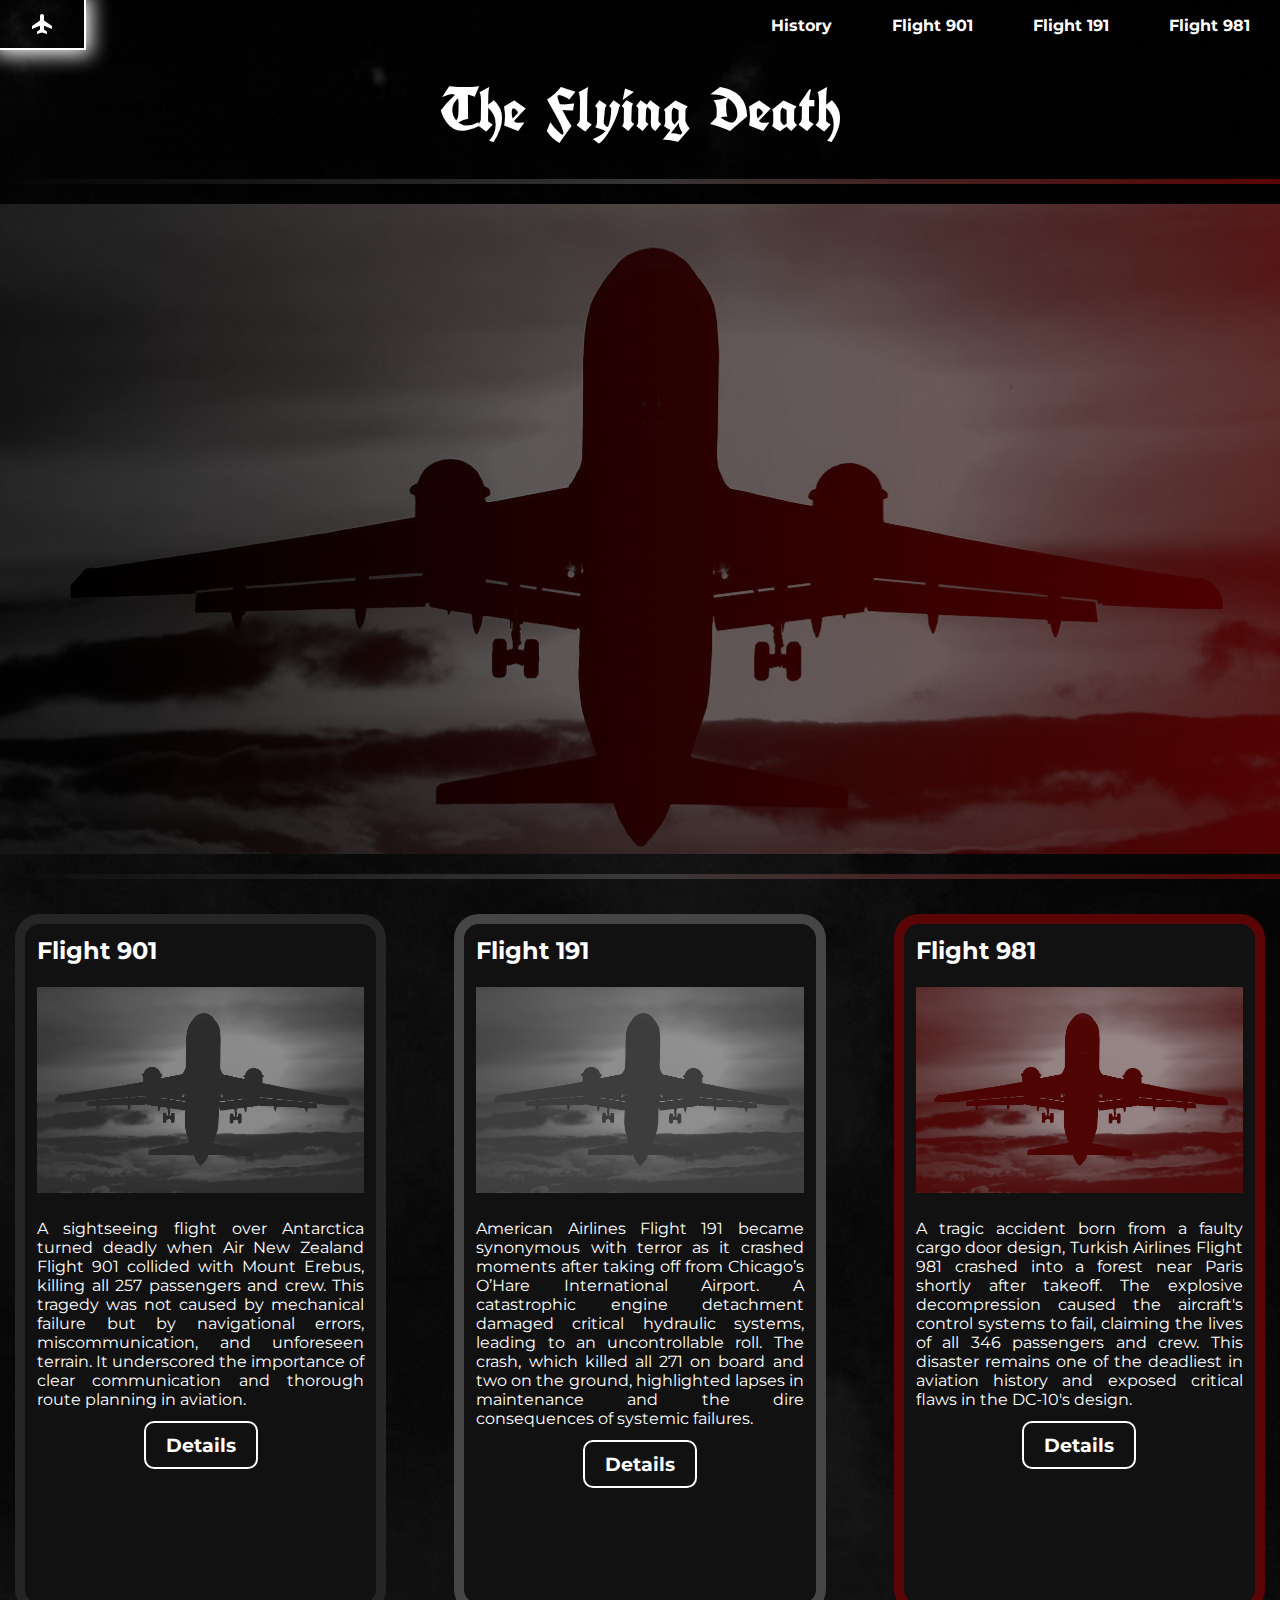
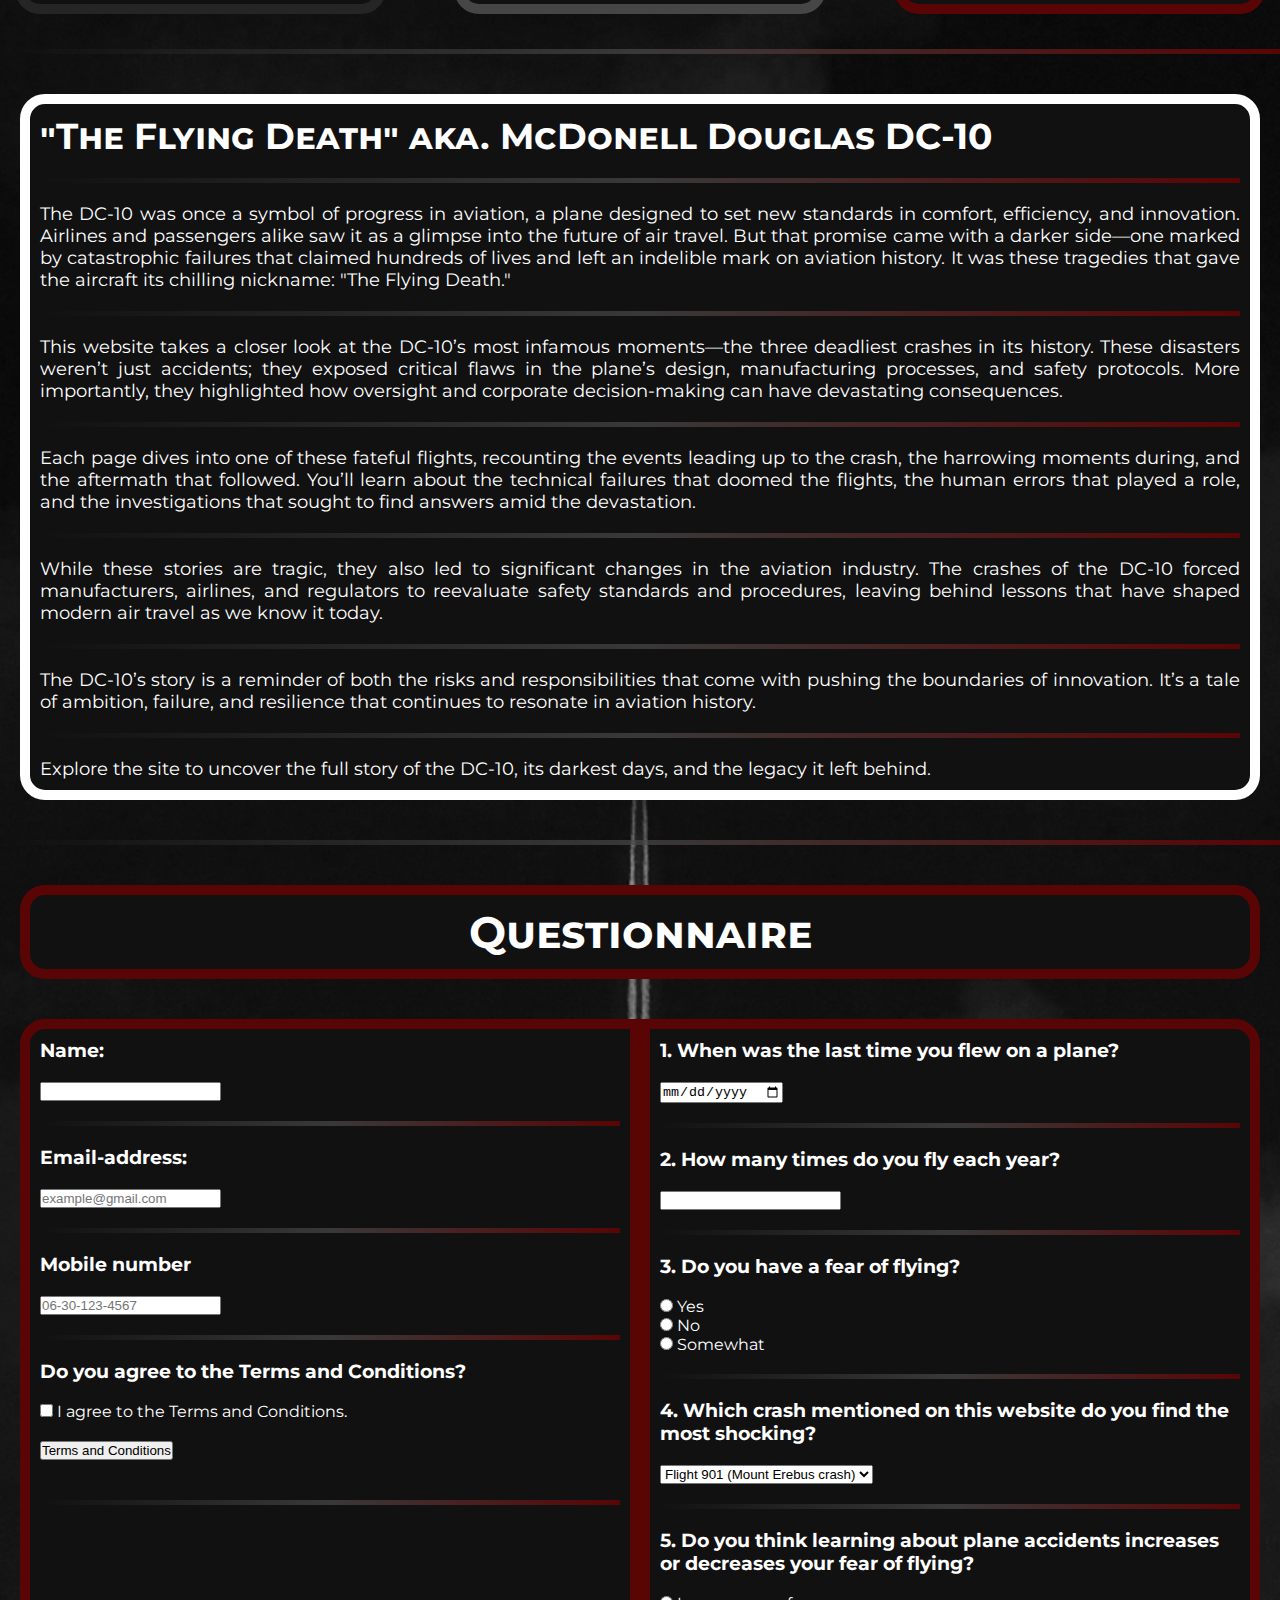
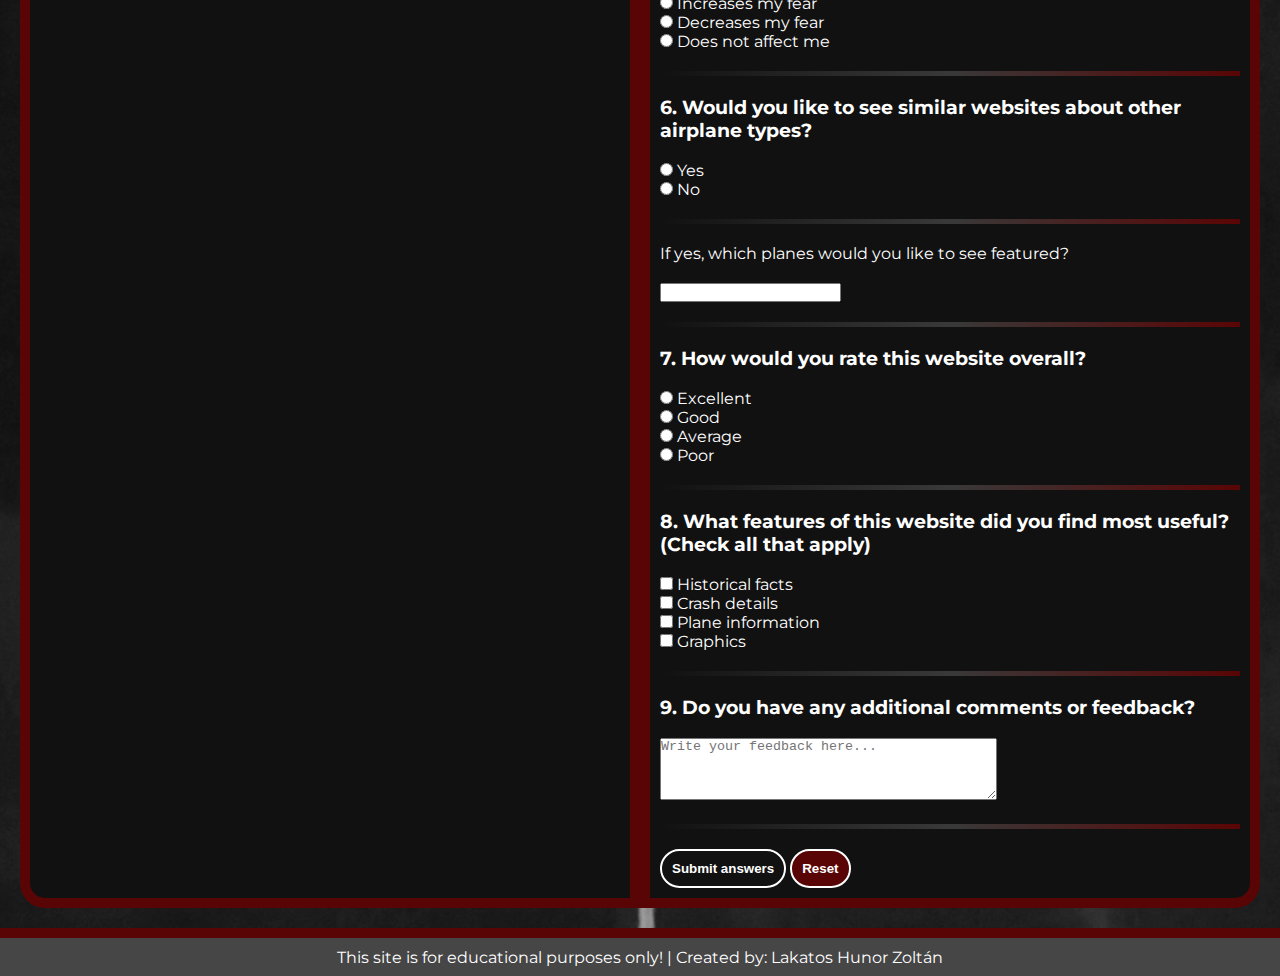
<file: index.html>
<!DOCTYPE html>
<html lang="en">

<head>
    <meta charset="UTF-8">
    <meta name="viewport" content="width=device-width, initial-scale=1.0">
    <script src="jquery-3.7.1.js"></script>
    <script src="jquery-validation-1.19.5/dist/jquery.validate.js"></script>
    <script>
        $(document).ready(function () {
            $("#myform").validate({
                rules: {
                    name: "required",
                    email: {
                        required: true,
                        email: true
                    },
                    telnumber: {
                        required: true,
                        digits: true,
                    },
                    terms: "required",
                    lastflight: {
                        required: false,
                    },
                    flightnumber: "required",
                    fear: "required",
                    feareffect: "required",
                    similarwebsites: "required",
                    planetypes: {
                        required: false
                    },
                    rating: "required",

                },
                messages: {
                    name: " Please, enter your name!",
                    email: " Please, enter a real email address!",
                    telnumber: " Please, enter your phone number!",
                    terms: " Please, accept our conditions!",
                    flightnumber: " Please, enter the number of flights!",
                    fear: " Please, choose one!",
                    feareffect: " Please, choose one!",
                    similarwebsites: " Please, choose one!",
                    rating: " Please, choose one!"
                },
                errorPlacement: function (error, element) {
                    error.appendTo(element.closest("div"));
                }

            });
        });
    </script>
    <title>The Flying Death</title>
    <link rel="stylesheet" href="style.css">
    <script src="script.js"></script>
    <meta name="author" content="Lakatos Hunor Zoltán">
    <meta name="description" content="This page tells the story of the DC-10 aircraft, 
    and its accidents, highlighting the 3 most serious ones.">
    <meta name="copyright" content="The site was created for educational purposes.">
    <link rel="icon" type="image/x-icon" href="./img/favicon.png">
    <style>
        label.error {
            color: red;
            font-weight: bold;
        }
    </style>
</head>

<body onload="header_fgv()">
    <nav class="big-nav">
        <ul id="sidemenu">
            <li onclick="disappear()"><a href="#"><svg class="x" xmlns="http://www.w3.org/2000/svg" height="24px"
                        viewBox="0 -960 960 960" width="24px" fill="#ffffff">
                        <path
                            d="m256-200-56-56 224-224-224-224 56-56 224 224 224-224 56 56-224 224 224 224-56 56-224-224-224 224Z" />
                    </svg></a></li>
            <li><a href="index.html">Home</a></li>
            <li><a href="history.html">History</a></li>
            <li><a href="flight_901.html">Flight 901</a></li>
            <li><a href="flight_191.html">Flight 191</a></li>
            <li><a href="flight_981.html">Flight 981</a></li>
        </ul>
        <ul>
            <li><a href="index.html" class="logo"  id="current"><svg xmlns="http://www.w3.org/2000/svg" height="24px"
                        viewBox="0 -960 960 960" width="24px" fill="#ffffff">
                        <path
                            d="M280-80v-100l120-84v-144L80-280v-120l320-224v-176q0-33 23.5-56.5T480-880q33 0 56.5 23.5T560-800v176l320 224v120L560-408v144l120 84v100l-200-60-200 60Z" />
                    </svg></a></li>
            <li class="disappear"><a href="history.html">History</a></li>
            <li class="disappear"><a href="flight_901.html">Flight 901</a></li>
            <li class="disappear"><a href="flight_191.html">Flight 191</a></li>
            <li class="disappear"><a href="flight_981.html">Flight 981</a></li>
            <li class="menubutton" onclick="appear()"><a href="#"><svg xmlns="http://www.w3.org/2000/svg" height="24px"
                        viewBox="0 -960 960 960" width="24px" fill="#ffffff">
                        <path d="M120-240v-80h720v80H120Zm0-200v-80h720v80H120Zm0-200v-80h720v80H120Z" />
                    </svg></a></li>
        </ul>
    </nav>
    <header>
        <div><span id="header-one">The</span></div>
        <div><span id="header-two">Flying</span></div>
        <div><span id="header-three">Death</span></div>
    </header>
    <hr>
    <div class="home_img"></div>
    <hr>




    <div class="container">
        <section class="darkgrey-section">
            <table>
                <tr>
                    <td>
                        <h2>Flight 901</h2>
                    </td>
                </tr>
                <tr>
                    <td><img src="img/aircraft_dark_grey.jpg" alt="Airplane with dark grey background"></td>
                </tr>
                <tr>
                    <td>A sightseeing flight over Antarctica turned deadly when Air New Zealand Flight 901 collided with
                        Mount Erebus,
                        killing all 257 passengers and crew. This tragedy was not caused by mechanical failure but by
                        navigational errors, miscommunication, and unforeseen terrain. It underscored the importance of
                        clear communication and thorough route planning in aviation.</td>
                </tr>
                <tr>
                    <td><a href="flight_901.html">Details</a></td>
                </tr>
            </table>

        </section>
        <section class="lightgrey-section">
            <table>
                <tr>
                    <td>
                        <h2>Flight 191</h2>
                    </td>
                </tr>
                <tr>
                    <td><img src="img/aircraft_light_grey.jpg" alt="Airplane with light grey background"></td>
                </tr>
                <tr>
                    <td>American Airlines Flight 191 became synonymous with terror as it crashed moments after taking
                        off from Chicago’s
                        O’Hare International Airport. A catastrophic engine detachment damaged critical hydraulic
                        systems, leading to an uncontrollable roll. The crash, which killed all 271 on board and two on
                        the ground, highlighted lapses in maintenance and the dire consequences of systemic failures.
                    </td>
                </tr>
                <tr>
                    <td><a href="flight_191.html">Details</a></td>
                </tr>
            </table>
        </section>
        <section class="darkred-section">
            <table>
                <tr>
                    <td>
                        <h2>Flight 981</h2>
                    </td>
                </tr>
                <tr>
                    <td><img src="img/aircraft_darkred.jpg" alt="Airplane with red background"></td>
                </tr>
                <tr>
                    <td>A tragic accident born from a faulty cargo door design, Turkish Airlines Flight 981 crashed into
                        a forest near Paris shortly after takeoff. The explosive decompression caused the aircraft's
                        control systems to fail, claiming the lives of all 346 passengers and crew. This disaster
                        remains one of the deadliest in aviation history and exposed critical flaws in the DC-10's
                        design.</td>
                </tr>
                <tr>
                    <td><a href="flight_981.html">Details</a></td>
                </tr>
            </table>

        </section>
        <hr>
        <article class="home_article">
            <h1>"The Flying Death" aka. McDonell Douglas DC-10</h1>
            <hr>
            <p>The DC-10 was once a symbol of progress in aviation, a plane designed to set new standards in comfort,
                efficiency, and innovation. Airlines and passengers alike saw it as a glimpse into the future of air
                travel. But that promise came with a darker side—one marked by catastrophic failures that claimed
                hundreds of lives and left an indelible mark on aviation history. It was these tragedies that gave the
                aircraft its chilling nickname: "The Flying Death."</p>
            <hr>
            <p>This website takes a closer look at the DC-10’s most infamous moments—the three deadliest crashes in its
                history. These disasters weren’t just accidents; they exposed critical flaws in the plane’s design,
                manufacturing processes, and safety protocols. More importantly, they highlighted how oversight and
                corporate decision-making can have devastating consequences.</p>
            <hr>
            <p>Each page dives into one of these fateful flights, recounting the events leading up to the crash, the
                harrowing moments during, and the aftermath that followed. You’ll learn about the technical failures
                that doomed the flights, the human errors that played a role, and the investigations that sought to find
                answers amid the devastation.</p>
            <hr>
            <p>While these stories are tragic, they also led to significant changes in the aviation industry. The
                crashes of the DC-10 forced manufacturers, airlines, and regulators to reevaluate safety standards and
                procedures, leaving behind lessons that have shaped modern air travel as we know it today.</p>
            <hr>
            <p>The DC-10’s story is a reminder of both the risks and responsibilities that come with pushing the
                boundaries of innovation. It’s a tale of ambition, failure, and resilience that continues to resonate in
                aviation history.</p>
            <hr>
            <p>Explore the site to uncover the full story of the DC-10, its darkest days, and the legacy it left behind.
            </p>
        </article>
        <hr>
        <div class="quiz-title">
            <h1>Questionnaire</h1>
        </div>
        <form action="https://rf.uni-corvinus.hu/webfejlesztes/receive.php" method="post" class="questionnaire"
            id="myform" novalidate>



            <div class="left">
                <div>
                    <p>
                    <h3><label for="name">
                            Name:
                        </label></h3>
                    <br>
                    <input type="text" name="name" id="name">
                    </p>

                </div>
                <hr>
                <div>
                    <p>
                    <h3><label for="email">
                            Email-address:
                        </label></h3>
                    <br>
                    <input type="email" name="email" id="email" placeholder="example@gmail.com">
                    </p>

                </div>
                <hr>
                <div>
                    <p>
                    <h3><label for="telnumber">
                            Mobile number
                        </label></h3>
                    <br>
                    <input type="tel" name="telnumber" id="telnumber" placeholder="06-30-123-4567">
                    </p>

                </div>
                <hr>
                <div>
                    <p>
                    <h3>Do you agree to the Terms and Conditions?</h3>
                    <br>
                    <input type="checkbox" id="terms-and-conditions" name="terms">
                    <label for="terms-and-conditions">I agree to the Terms and Conditions.</label>
                    <br><br>
                    <input type="button" value="Terms and Conditions" onclick="TermsConditions()"></p>


                </div>
                <div class="terms-cond" id="terms-cond"></div>
                <hr>
                <span></span>
            </div>


            <div class="right">
                <div>
                    <p>
                    <h3><label for="lastflight">
                            1. When was the last time you flew on a plane?
                        </label></h3>
                    <br>
                    <input type="date" id="lastflight" name="lastflight" value="never">
                    </p>
                </div>
                <hr>

                <div>
                    <p>
                    <h3><label for="flightnumber">
                            2. How many times do you fly each year?
                        </label></h3>
                    <br>
                    <input type="number" id="flightnumber" name="flightnumber" min="0">
                    </p>
                </div>
                <hr>


                <div>
                    <p>
                    <h3>3. Do you have a fear of flying?</h3>
                    <br>

                    <input type="radio" name="fear" id="fear1" value="yes">
                    <label for="fear1"> Yes</label>
                    <br>

                    <input type="radio" name="fear" id="fear2" value="no">
                    <label for="fear2"> No</label>
                    <br>

                    <input type="radio" name="fear" id="fear3" value="somewhat">
                    <label for="fear3"> Somewhat</label></p>
                </div>
                <hr>


                <div>
                    <p>
                    <h3>4. Which crash mentioned on this website do you find the most shocking?</h3>
                    <br>
                    <select name="mostshockingcrash" id="mostshockingcrash">
                        <option value="flight-901">Flight 901 (Mount Erebus crash)</option>
                        <option value="flight-191">Flight 191 (Engine Detachment)</option>
                        <option value="flight-981">Flight 981 (Cargo Door Failure)</option>
                    </select></p>
                </div>
                <hr>


                <div>
                    <p>
                    <h3>5. Do you think learning about plane accidents increases or decreases your fear of flying?</h3>
                    <br>

                    <input type="radio" name="feareffect" id="feareffect1" value="increase">
                    <label for="feareffect1"> Increases my fear</label>
                    <br>

                    <input type="radio" name="feareffect" id="feareffect2" value="decrease">
                    <label for="feareffect2"> Decreases my fear</label>
                    <br>

                    <input type="radio" name="feareffect" id="feareffect3" value="neutral">
                    <label for="feareffect3"> Does not affect me</label></p>
                </div>
                <hr>


                <div>
                    <p>
                    <h3>6. Would you like to see similar websites about other airplane types?</h3>
                    <br>

                    <input type="radio" name="similarwebsites" id="similarwebsites1" value="yes">
                    <label for="similarwebsites1"> Yes</label>
                    <br>

                    <input type="radio" name="similarwebsites" id="similarwebsites2" value="no">
                    <label for="similarwebsites2"> No</label></p>
                </div>
                <hr>



                <div>
                    <p>
                        <label for="planetypes">If yes, which planes would you like to see featured?</label>
                        <br><br>
                        <input type="text" id="planetypes" name="planetypes" list="planes">
                        <datalist id="planes">
                            <option value="Boeing 747">Boeing 747</option>
                            <option value="Concorde">Concorde</option>
                            <option value="Boeing 737 MAX">Boeing 737 MAX</option>
                            <option value="Airbus A300">Airbus A300</option>
                        </datalist>
                    </p>
                </div>
                <hr>


                <div>
                    <p>
                    <h3>7. How would you rate this website overall?</h3>
                    <br>

                    <input type="radio" name="rating" id="rating1" value="excellent">
                    <label for="rating1"> Excellent</label>
                    <br>

                    <input type="radio" name="rating" id="rating2" value="good">
                    <label for="rating2"> Good</label>
                    <br>

                    <input type="radio" name="rating" id="rating3" value="average">
                    <label for="rating3"> Average</label>
                    <br>

                    <input type="radio" name="rating" id="rating4" value="poor">
                    <label for="rating4"> Poor</label></p>
                </div>
                <hr>
                <div>
                    <p>
                    <h3>8. What features of this website did you find most useful? (Check all that apply)</h3>
                    <br>
                    <input type="checkbox" name="historicalfacts" id="historicalfacts" value="on">
                    <label for="historicalfacts">Historical facts</label><br>
                    <input type="checkbox" name="crashdetails" id="crashdetails" value="on">
                    <label for="crashdetails">Crash details</label><br>
                    <input type="checkbox" name="planeinfo" id="planeinfo" value="on">
                    <label for="planeinfo">Plane information</label><br>
                    <input type="checkbox" name="graphics" id="graphics" value="on">
                    <label for="graphics">Graphics</label><br>
                    </p>
                </div>
                <hr>

                <div>
                    <p>
                    <h3><label for="personalfeedback">
                            9. Do you have any additional comments or feedback?
                        </label></h3>
                    <br>
                    <textarea id="personalfeedback" name="personalfeedback" rows="4" cols="40"
                        placeholder="Write your feedback here..."></textarea>
                    </p>
                </div>
                <hr>

                <div>
                    <input type="submit" value="Submit answers">
                    <input type="reset" value="Reset">
                </div>
            </div>
        </form>
        <footer>
            <p>This site is for educational purposes only! | Created by: Lakatos Hunor Zoltán</p>
        </footer>
    </div>

</body>

</html>
</file>
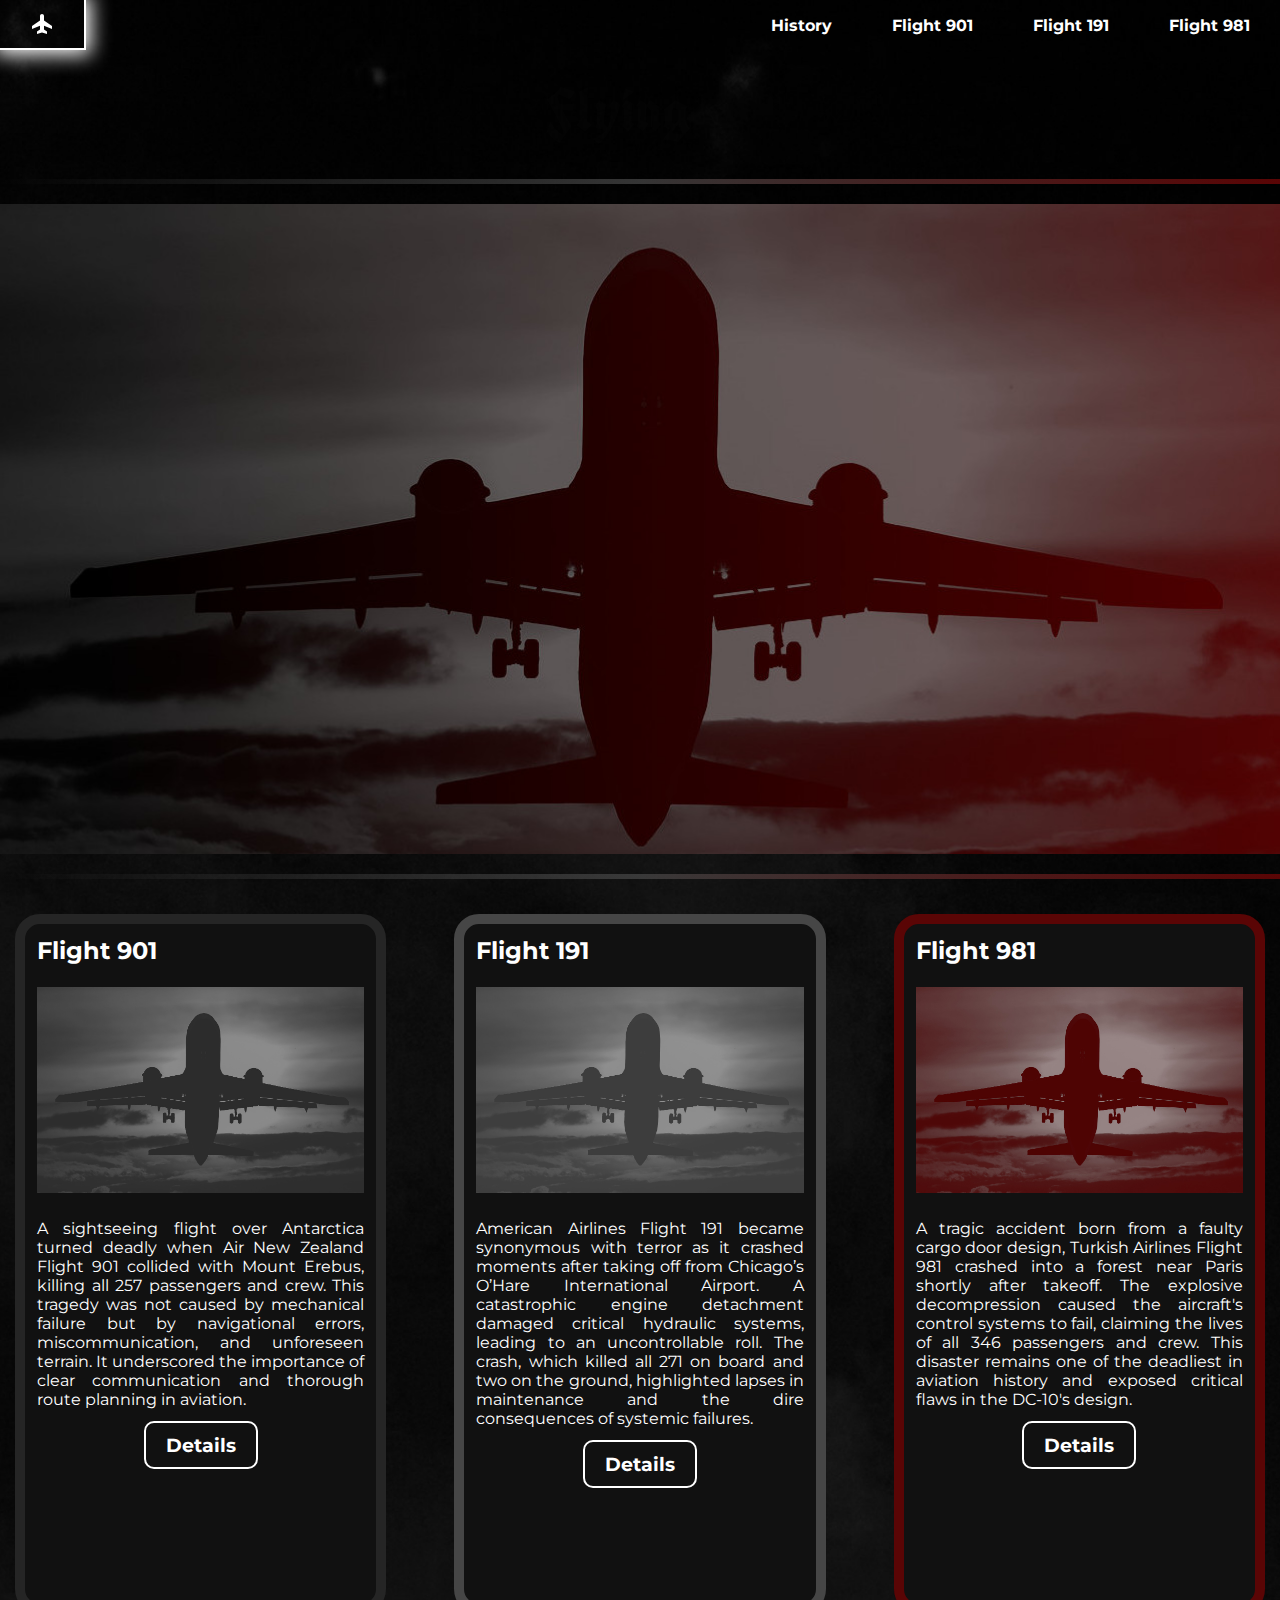
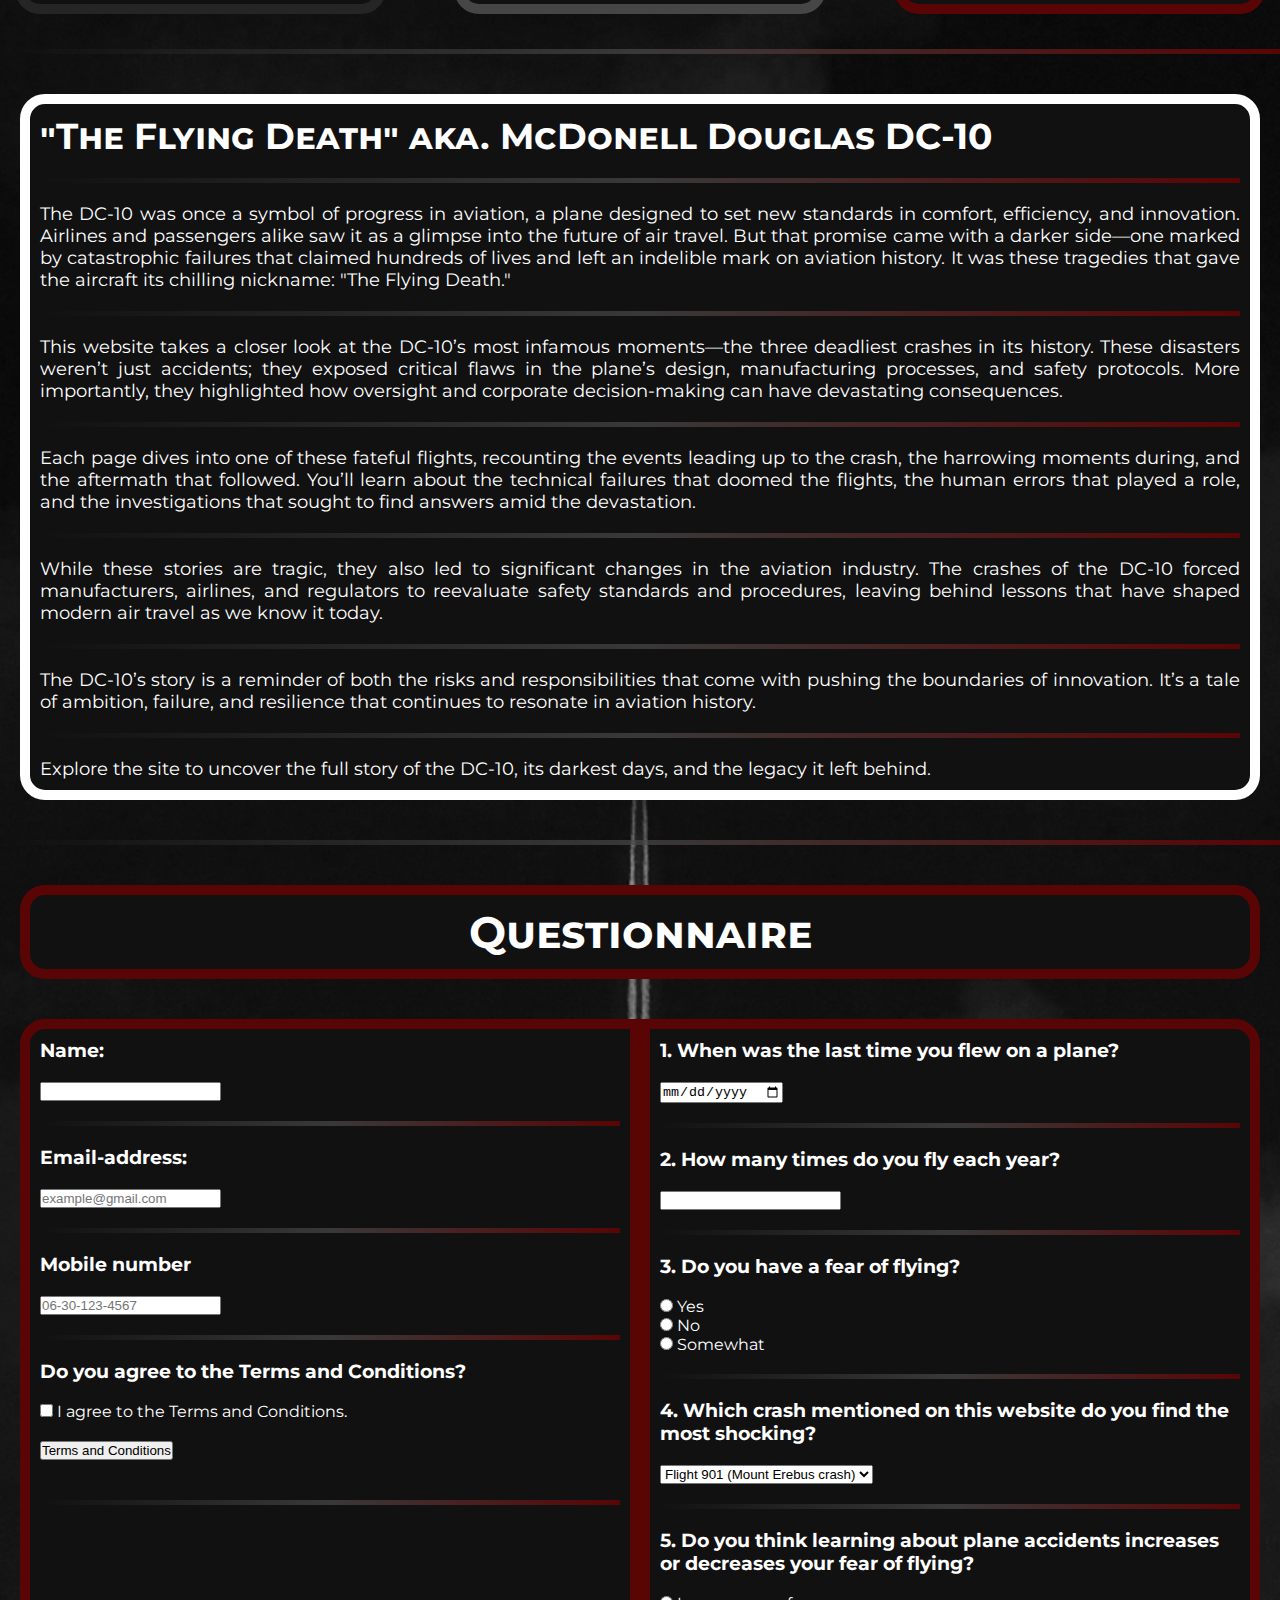
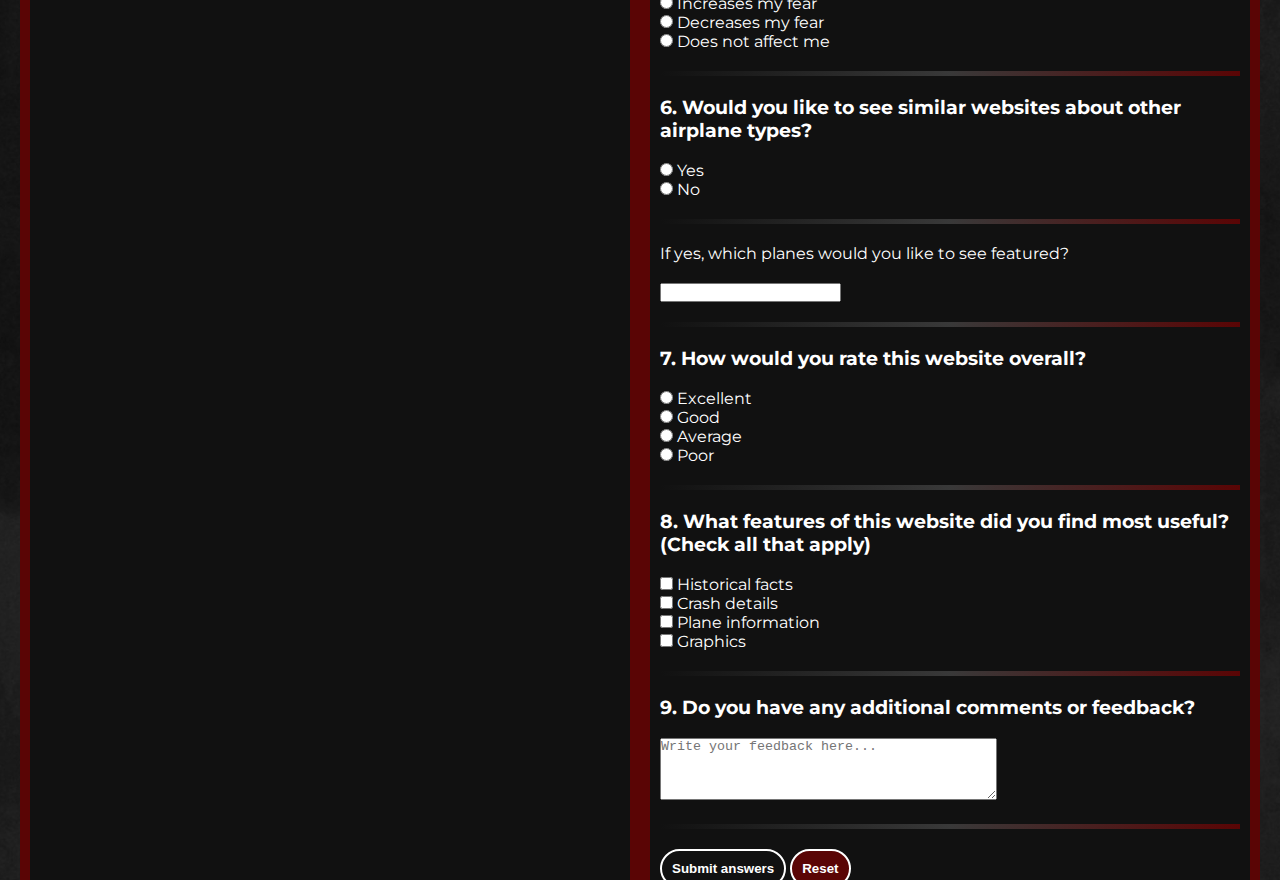
<file: flight_191.html>
<!DOCTYPE html>
<html lang="en">

<head>
    <meta charset="UTF-8">
    <meta name="viewport" content="width=device-width, initial-scale=1.0">
    <title>American Airlines Flight 191</title>
    <link rel="stylesheet" href="style.css">
    <script src="script.js"></script>
    <meta name="author" content="Lakatos Hunor Zoltán">
    <meta name="description" content="This page tells the story of the DC-10 aircraft, 
    and its accidents, highlighting the 3 most serious ones.">
    <meta name="copyright" content="The site was created for educational purposes.">
    <link rel="icon" type="image/x-icon" href="./img/favicon.png">

</head>

<body onload="header_fgv(), warning()">
    <nav class="big-nav">
        <ul id="sidemenu">
            <li onclick="disappear()"><a href="#"><svg class="x" xmlns="http://www.w3.org/2000/svg" height="24px"
                        viewBox="0 -960 960 960" width="24px" fill="#ffffff">
                        <path
                            d="m256-200-56-56 224-224-224-224 56-56 224 224 224-224 56 56-224 224 224 224-56 56-224-224-224 224Z" />
                    </svg></a></li>
            <li><a href="index.html">Home</a></li>
            <li><a href="history.html">History</a></li>
            <li><a href="flight_901.html">Flight 901</a></li>
            <li><a href="flight_191.html">Flight 191</a></li>
            <li><a href="flight_981.html">Flight 981</a></li>
        </ul>
        <ul>
            <li><a href="index.html" class="logo"><svg xmlns="http://www.w3.org/2000/svg" height="24px"
                        viewBox="0 -960 960 960" width="24px" fill="#ffffff">
                        <path
                            d="M280-80v-100l120-84v-144L80-280v-120l320-224v-176q0-33 23.5-56.5T480-880q33 0 56.5 23.5T560-800v176l320 224v120L560-408v144l120 84v100l-200-60-200 60Z" />
                    </svg></a></li>
            <li class="disappear"><a href="history.html">History</a></li>
            <li class="disappear"><a href="flight_901.html">Flight 901</a></li>
            <li class="disappear"><a href="flight_191.html" id="current">Flight 191</a></li>
            <li class="disappear"><a href="flight_981.html">Flight 981</a></li>
            <li class="menubutton" onclick="appear()"><a href="#"><svg xmlns="http://www.w3.org/2000/svg" height="24px"
                        viewBox="0 -960 960 960" width="24px" fill="#ffffff">
                        <path d="M120-240v-80h720v80H120Zm0-200v-80h720v80H120Zm0-200v-80h720v80H120Z" />
                    </svg></a></li>
        </ul>
    </nav>
    <header>
        <div> <span id="header-one">American</span></div>
        <div> <span id="header-two">Airlines</span></div>
        <div><span id="header-three">Flight
                191</span></div>



    </header>
    <hr>
    <div class="flight-aa-img"></div>
    <p class="aa-caption">Actual picture of American Airlines Flight 191, photographed by Michael Laughlin</p>
    <hr>

    <div class="container">
        <div class="aside-container">
            <nav>
                <ul>
                    <li><a href="#prior-id">Prior</a></li>
                    <li><a href="#crash-id">Crash</a></li>
                    <li><a href="#cause-id">Cause</a></li>
                    <li><a href="#aftermath-id">Aftermath</a></li>
                    <li><a href="#legacy-id">Legacy</a></li>
                </ul>
            </nav>
            <hr>
            <div class="ohare">
                <figure><img src="img/O'Hare_International_Airport_210526_(cropped) (1).jpg"
                        alt="O'Hare international Airport" title="O'Hare international Airport">
                    <figcaption>O'Hare international Airport</figcaption>
                </figure>
            </div>
        </div>
        <section class="prior" id="prior-id">
            <h1>Prior to the accident</h1>
            <hr>
            <p><span class="intexthighlighting">May 25, 1979, was a clear and sunny day in Chicago</span>, bustling with
                the activity typical of O’Hare
                International Airport, one of the busiest transportation hubs in the world. Flight 191, operated by
                American Airlines, <span class="intexthighlighting">was scheduled to depart at 3:00 p.m. for Los Angeles
                    International Airport</span>. The
                aircraft assigned to this journey was a McDonnell Douglas DC-10, an advanced wide-body jetliner popular
                in commercial aviation for its capacity and efficiency.</p>
            <hr>
            <img src="img/American_Airlines_640px_472px.png" alt="American Airlines DC-10"
                class="aa-dc-10-img intertextimage" title="American Airlines DC-10">
            <hr>
            <p>The passengers on Flight 191 were a diverse group. Families, business travelers, and vacationers filled
                the seats, their anticipation blending with the hum of airport life. Boarding proceeded smoothly, with
                the flight crew greeting passengers with smiles, unaware of the significance this day would hold in
                aviation history. <span class="intexthighlighting">Captain Walter Lux</span>, a seasoned pilot with over
                22,000 flight hours, was at the
                controls, supported by <span class="intexthighlighting">First Officer James Dillard and Flight Engineer
                    Alfred Udovich</span>, both experienced
                and well-trained.</p>
            <hr>
            <p>As the clock ticked closer to the scheduled departure time, the DC-10 was cleared to taxi to the runway.
                The operations at O’Hare continued like clockwork; the ground crew ensured that luggage was loaded, the
                plane refueled, and final checks completed. Passengers settled into their seats, flipping through
                in-flight magazines, chatting quietly, or gazing out at the runways bustling with activity.</p>
            <hr>

            <p><span class="intexthighlighting">At 3:02 p.m., the aircraft began its takeoff roll down Runway
                    32R</span>. The engines roared to life, and the
                plane accelerated along the tarmac, heading toward what should have been a routine cross-country flight.
                Onboard, there was little to suggest anything unusual as the passengers experienced the familiar
                sensation of being pressed back into their seats during takeoff. For a brief moment, the flight lifted
                off the ground, beginning its ascent into a clear blue sky.
            </p>
            <hr>
            <p><span class="intexthighlighting">But just as the aircraft climbed to about 300 feet, something went
                    terribly wrong.</span>

            </p>


            <hr>
        </section>



        <hr>
        <article class="crash" id="crash-id">
            <h1>Crash</h1>
            <hr>
            <p>Unbeknownst to those on board, <span class="intexthighlighting">the left engine—a massive General
                    Electric CF6—suddenly tore away from the
                    wing</span>, flipping over the top of the aircraft before crashing to the ground below. <span
                    class="intexthighlighting">The violent detachment
                    severed crucial hydraulic lines, disabling critical systems</span> that controlled the wing's
                leading-edge
                slats. These slats were essential for maintaining lift during takeoff. The pilots, with no way of
                knowing the full extent of the damage, found themselves in an increasingly dire situation.</p>
            <hr>

            <p>Inside the cabin, chaos erupted. Passengers seated on the left side of the plane likely saw the engine
                fall away, while others were jolted by the sudden change in the aircraft’s behavior. Overhead bins
                rattled open, oxygen masks dangled uselessly as the cabin filled with confusion and fear.</p>
            <hr>
            <p>From the ground, onlookers saw the DC-10 veer to the left. Without the slats on the left wing, the plane
                couldn’t maintain lift evenly, causing it to roll dangerously to one side. The pilots fought to regain
                control, but the situation was insurmountable.</p>
            <hr>
            <p>Within moments, Flight 191 had turned nearly upside down. Witnesses described a horrifying scene: the
                massive jet, engines screaming, plummeted nose-first into an open field just north of the airport. The
                impact was devastating. A fireball erupted, sending thick black smoke billowing into the sky, visible
                for miles around.</p>
            <hr>
            <img id="aa-remains" src="img/AA191-crash-site.png" alt="Remains of American Airlines Flight 191"
                title="Remains of American Airlines Flight 191" class="intertextimage">
            <hr>

        </article>
        <hr>
        <section class="cause" id="cause-id">
            <h1>Cause</h1>
            <hr>
            <p><span class="intexthighlighting">The root cause of the crash was traced to a design flaw in the DC-10's
                    engine mount. The engine’s pylon,
                    which was responsible for holding the engine in place, was not adequately reinforced</span>. This
                flaw made it
                vulnerable to failure under the stress of flight, particularly during takeoff when the aircraft
                experiences maximum lift forces.</p>
            <hr>
            <img id="aa-pylon" src="img/DC-10_engine-pylon.svg.png" alt="DC-10's pylon, that detached from Flight 191"
                title="DC-10's pylon, that detached from Flight 191" class="intertextimage">
            <hr>
            <p>In particular, the failure of the hydraulic lines that powered the engine controls severed the connection
                to the engine, which led to the subsequent separation of the engine and wing. The National
                Transportation Safety Board (NTSB) investigation concluded that this failure was the primary cause of
                the crash. In addition, the NTSB pointed to inadequate maintenance and inspection procedures, which
                allowed the faulty pylon to go unnoticed.</p>
            <hr>
            <p>The crash prompted immediate changes in aircraft design, particularly with regard to the DC-10’s engine
                mounts. The FAA implemented stricter maintenance standards and required more frequent inspections of the
                aircraft's pylon and engine mount systems to prevent similar incidents in the future.</p>
            <hr>
        </section>
        <section class="aftermath" id="aftermath-id">
            <h1>Aftermath</h1>
            <hr>
            <p>Emergency responders arrived quickly, but there was little they could do. The crash was catastrophic—none
                of the 271 people on board survived, and two others on the ground were killed. The field where Flight
                191 came to rest was unrecognizable, littered with fragments of the aircraft, personal belongings, and a
                trail of destruction that would haunt all who witnessed it.</p>
            <hr>
            <p>Investigators from the National Transportation Safety Board (NTSB) arrived soon after, combing through
                the wreckage for clues. They discovered that improper maintenance during an earlier engine replacement
                had weakened the pylon holding the left engine to the wing. A crack had formed, and during takeoff, the
                immense stress proved too much.</p>
            <hr>
            <h1 id="legacy-id">Legacy</h1>
            <hr>
            <p>The crash of Flight 191 remains one of the deadliest in U.S. aviation history. It was a tragic
                convergence of human error and mechanical failure, a stark reminder of the importance of rigorous
                maintenance and safety protocols. Yet, out of this disaster came significant changes in aviation
                practices, ensuring that such an event would be less likely to occur again.
            </p>
            <hr>
            <p>Today, the story of Flight 191 serves as a solemn chapter in the history of flight—a tale of lives lost
                but not forgotten, of lessons learned in the harshest way possible, and of the enduring pursuit of safer
                skies.</p>
            <hr>
        </section>
        <footer>
            <p>This site is for educational purposes only! | Created by: Lakatos Hunor Zoltán</p>
        </footer>
    </div>

</body>

</html>
</file>
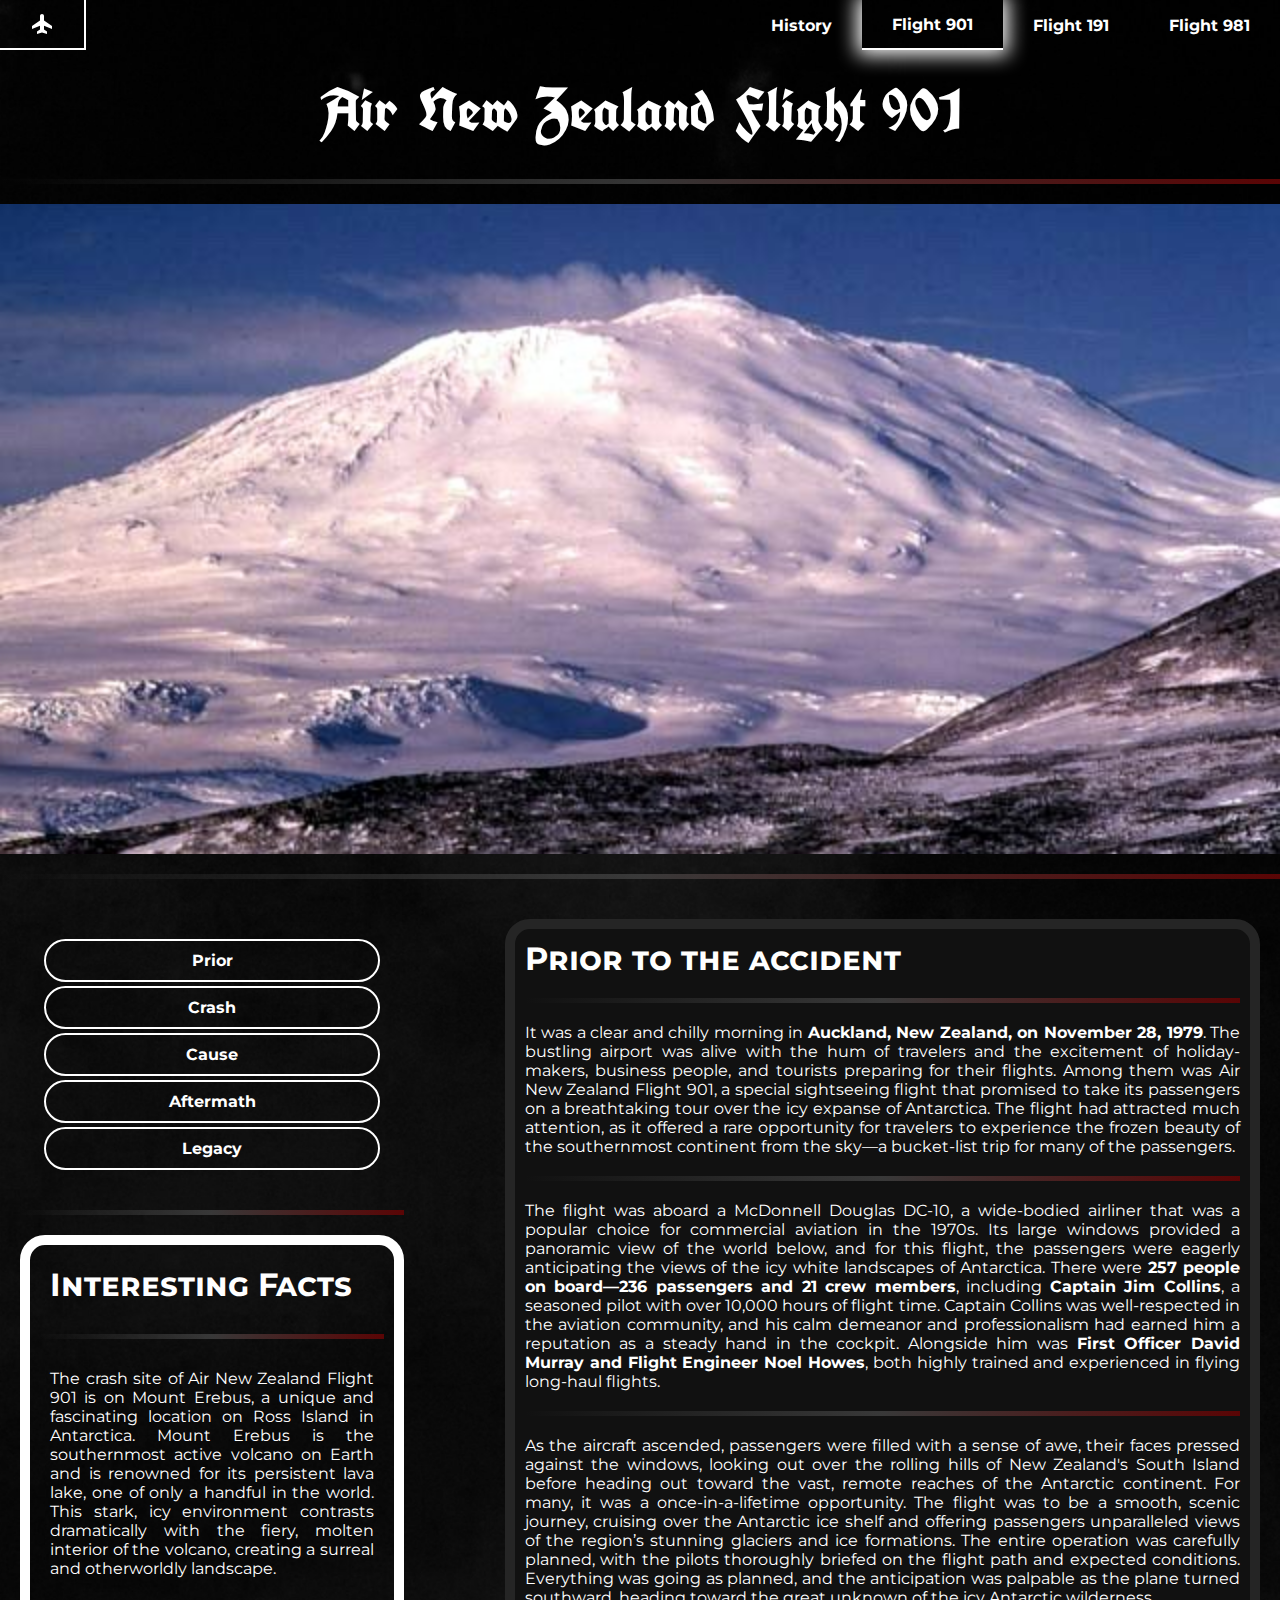
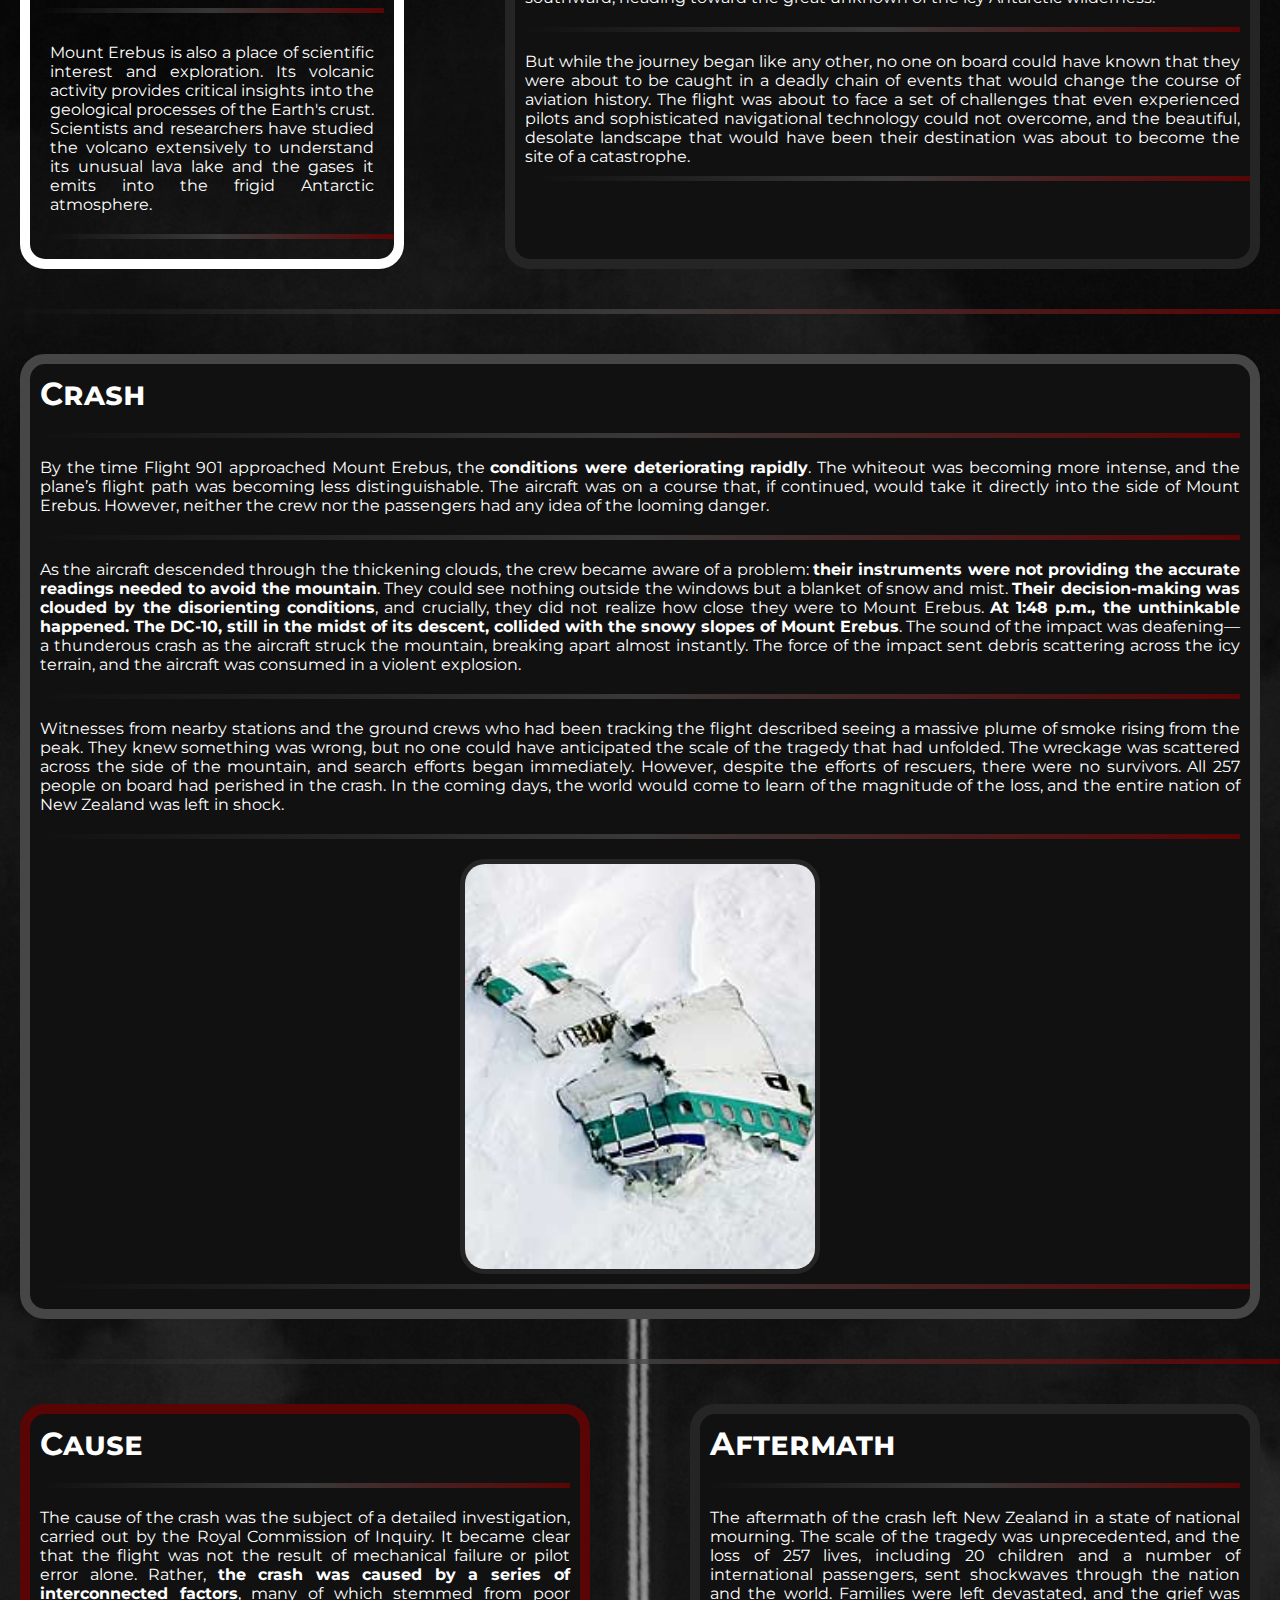
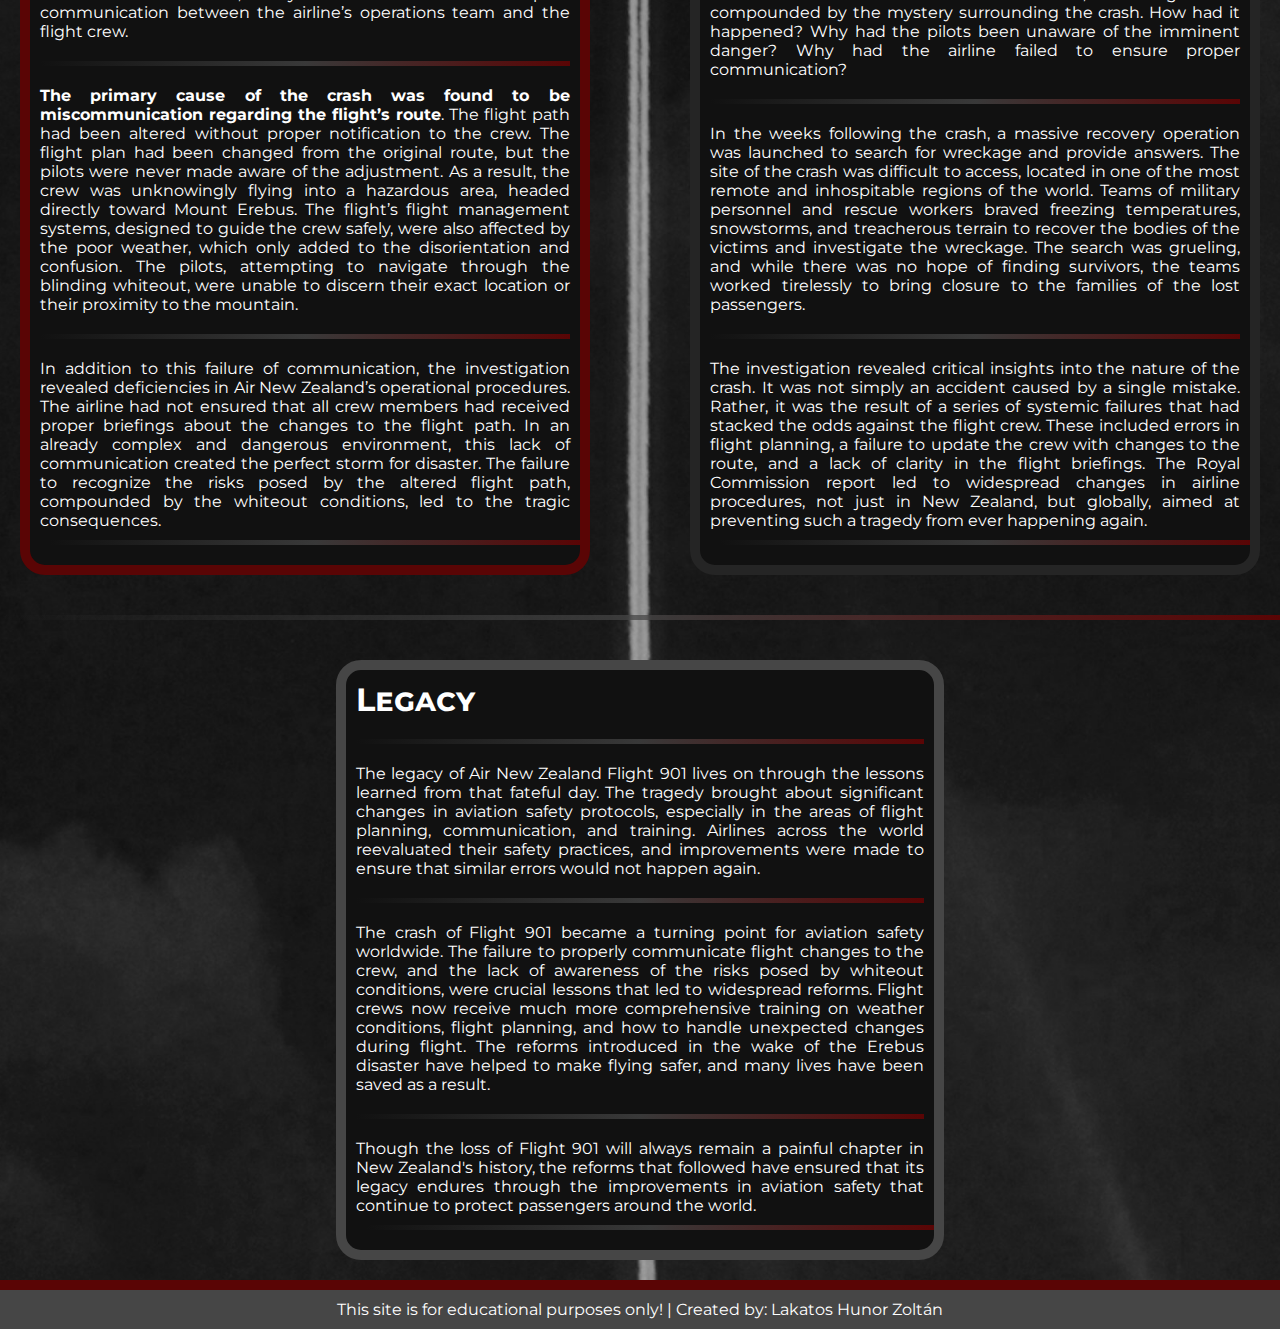
<file: flight_901.html>
<!DOCTYPE html>
<html lang="en">

<head>
    <meta charset="UTF-8">
    <meta name="viewport" content="width=device-width, initial-scale=1.0">
    <title>Air New Zealand Flight 901</title>
    <link rel="stylesheet" href="style.css">
    <script src="script.js"></script>
    <meta name="author" content="Lakatos Hunor Zoltán">
    <meta name="description" content="This page tells the story of the DC-10 aircraft, 
    and its accidents, highlighting the 3 most serious ones.">
    <meta name="copyright" content="The site was created for educational purposes.">
    <link rel="icon" type="image/x-icon" href="./img/favicon.png">

</head>

<body onload="header_fgv()">
    <nav class="big-nav">
        <ul id="sidemenu">
            <li onclick="disappear()"><a href="#"><svg class="x" xmlns="http://www.w3.org/2000/svg" height="24px"
                        viewBox="0 -960 960 960" width="24px" fill="#ffffff">
                        <path
                            d="m256-200-56-56 224-224-224-224 56-56 224 224 224-224 56 56-224 224 224 224-56 56-224-224-224 224Z" />
                    </svg></a></li>
            <li><a href="index.html">Home</a></li>
            <li><a href="history.html">History</a></li>
            <li><a href="flight_901.html">Flight 901</a></li>
            <li><a href="flight_191.html">Flight 191</a></li>
            <li><a href="flight_981.html">Flight 981</a></li>
        </ul>
        <ul>
            <li><a href="index.html" class="logo"><svg xmlns="http://www.w3.org/2000/svg" height="24px"
                        viewBox="0 -960 960 960" width="24px" fill="#ffffff">
                        <path
                            d="M280-80v-100l120-84v-144L80-280v-120l320-224v-176q0-33 23.5-56.5T480-880q33 0 56.5 23.5T560-800v176l320 224v120L560-408v144l120 84v100l-200-60-200 60Z" />
                    </svg></a></li>
            <li class="disappear"><a href="history.html">History</a></li>
            <li class="disappear"><a href="flight_901.html" id="current">Flight 901</a></li>
            <li class="disappear"><a href="flight_191.html">Flight 191</a></li>
            <li class="disappear"><a href="flight_981.html">Flight 981</a></li>
            <li class="menubutton" onclick="appear()"><a href="#"><svg xmlns="http://www.w3.org/2000/svg" height="24px"
                        viewBox="0 -960 960 960" width="24px" fill="#ffffff">
                        <path d="M120-240v-80h720v80H120Zm0-200v-80h720v80H120Zm0-200v-80h720v80H120Z" />
                    </svg></a></li>
        </ul>
    </nav>
    <header>
        <div><span id="header-one">Air</span></div>
        <div><span id="header-two">New Zealand</span></div>
        <div><span id="header-three">Flight
                901</span></div>
    </header>
    <hr>
    <div class="flight-zea-img"></div>
    <hr>

    <div class="container">
        <aside class="aside-container">
            <nav>
                <ul>
                    <li><a href="#prior-id">Prior</a></li>
                    <li><a href="#crash-id">Crash</a></li>
                    <li><a href="#cause-id">Cause</a></li>
                    <li><a href="#aftermath-id">Aftermath</a></li>
                    <li><a href="#legacy-id">Legacy</a></li>
                </ul>
            </nav>
            <hr>
            <div class="under-mini-nav">
                <h1>Interesting Facts</h1>
                <hr>
                <p>The crash site of Air New Zealand Flight 901 is on Mount Erebus, a unique and fascinating location on
                    Ross Island in Antarctica. Mount Erebus is the southernmost active volcano on Earth and is renowned
                    for its persistent lava lake, one of only a handful in the world. This stark, icy environment
                    contrasts dramatically with the fiery, molten interior of the volcano, creating a surreal and
                    otherworldly landscape.
                </p>
                <hr>
                <p>Mount Erebus is also a place of scientific interest and exploration. Its volcanic activity provides
                    critical insights into the geological processes of the Earth's crust. Scientists and researchers
                    have studied the volcano extensively to understand its unusual lava lake and the gases it emits into
                    the frigid Antarctic atmosphere.
                </p>
                <hr>
            </div>
        </aside>

        <section class="prior" id="prior-id">
            <h1>Prior to the accident</h1>
            <hr>
            <p>It was a clear and chilly morning in <span class="intexthighlighting">Auckland, New Zealand, on November
                    28, 1979</span>. The bustling airport
                was alive with the hum of travelers and the excitement of holiday-makers, business people, and tourists
                preparing for their flights. Among them was Air New Zealand Flight 901, a special sightseeing flight
                that promised to take its passengers on a breathtaking tour over the icy expanse of Antarctica. The
                flight had attracted much attention, as it offered a rare opportunity for travelers to experience the
                frozen beauty of the southernmost continent from the sky—a bucket-list trip for many of the passengers.
            </p>
            <hr>

            <p>The flight was aboard a McDonnell Douglas DC-10, a wide-bodied airliner that was a popular choice for
                commercial aviation in the 1970s. Its large windows provided a panoramic view of the world below, and
                for this flight, the passengers were eagerly anticipating the views of the icy white landscapes of
                Antarctica. There were <span class="intexthighlighting">257 people on board—236 passengers and 21 crew
                    members</span>, including <span class="intexthighlighting">Captain Jim
                    Collins</span>, a seasoned pilot with over 10,000 hours of flight time. Captain Collins was
                well-respected in
                the aviation community, and his calm demeanor and professionalism had earned him a reputation as a
                steady hand in the cockpit. Alongside him was <span class="intexthighlighting">First Officer David
                    Murray and Flight Engineer Noel
                    Howes</span>, both highly trained and experienced in flying long-haul flights.</p>
            <hr>

            <p>As the aircraft ascended, passengers were filled with a sense of awe, their faces pressed against the
                windows, looking out over the rolling hills of New Zealand's South Island before heading out toward the
                vast, remote reaches of the Antarctic continent. For many, it was a once-in-a-lifetime opportunity. The
                flight was to be a smooth, scenic journey, cruising over the Antarctic ice shelf and offering passengers
                unparalleled views of the region’s stunning glaciers and ice formations. The entire operation was
                carefully planned, with the pilots thoroughly briefed on the flight path and expected conditions.
                Everything was going as planned, and the anticipation was palpable as the plane turned southward,
                heading toward the great unknown of the icy Antarctic wilderness.</p>
            <hr>

            <p>But while the journey began like any other, no one on board could have known that they were about to be
                caught in a deadly chain of events that would change the course of aviation history. The flight was
                about to face a set of challenges that even experienced pilots and sophisticated navigational technology
                could not overcome, and the beautiful, desolate landscape that would have been their destination was
                about to become the site of a catastrophe.</p>
            <hr>
        </section>
        <hr>
        <article class="crash" id="crash-id">
            <h1>Crash</h1>
            <hr>
            <p>By the time Flight 901 approached Mount Erebus, the <span class="intexthighlighting">conditions were
                    deteriorating rapidly</span>. The whiteout
                was becoming more intense, and the plane’s flight path was becoming less distinguishable. The aircraft
                was on a course that, if continued, would take it directly into the side of Mount Erebus. However,
                neither the crew nor the passengers had any idea of the looming danger.</p>
            <hr>

            <p>As the aircraft descended through the thickening clouds, the crew became aware of a problem: <span
                    class="intexthighlighting">their
                    instruments were not providing the accurate readings needed to avoid the mountain</span>. They could
                see
                nothing outside the windows but a blanket of snow and mist. <span class="intexthighlighting">Their
                    decision-making was clouded by the
                    disorienting conditions</span>, and crucially, they did not realize how close they were to Mount
                Erebus. <span class="intexthighlighting">At
                    1:48 p.m., the unthinkable happened. The DC-10, still in the midst of its descent, collided with the
                    snowy slopes of Mount Erebus</span>. The sound of the impact was deafening—a thunderous crash as the
                aircraft
                struck the mountain, breaking apart almost instantly. The force of the impact sent debris scattering
                across the icy terrain, and the aircraft was consumed in a violent explosion.</p>
            <hr>

            <p>Witnesses from nearby stations and the ground crews who had been tracking the flight described seeing a
                massive plume of smoke rising from the peak. They knew something was wrong, but no one could have
                anticipated the scale of the tragedy that had unfolded. The wreckage was scattered across the side of
                the mountain, and search efforts began immediately. However, despite the efforts of rescuers, there were
                no survivors. All 257 people on board had perished in the crash. In the coming days, the world would
                come to learn of the magnitude of the loss, and the entire nation of New Zealand was left in shock.</p>
            <hr>

            <img id="zea-remains" src="img/Air_New_Zealand_Flight_901_remains.jpg"
                alt="Remains of Air New Zealand Flight 901" title="Remains of Air New Zealand Flight 901"
                class="intertextimage">
            <hr>
        </article>
        <hr>
        <section class="cause" id="cause-id">
            <h1>Cause</h1>
            <hr>
            <p>The cause of the crash was the subject of a detailed investigation, carried out by the Royal Commission
                of Inquiry. It became clear that the flight was not the result of mechanical failure or pilot error
                alone. Rather, <span class="intexthighlighting">the crash was caused by a series of interconnected
                    factors</span>, many of which stemmed from
                poor communication between the airline’s operations team and the flight crew.</p>
            <hr>

            <p><span class="intexthighlighting">The primary cause of the crash was found to be miscommunication
                    regarding the flight’s route</span>. The
                flight path had been altered without proper notification to the crew. The flight plan had been changed
                from the original route, but the pilots were never made aware of the adjustment. As a result, the crew
                was unknowingly flying into a hazardous area, headed directly toward Mount Erebus. The flight’s flight
                management systems, designed to guide the crew safely, were also affected by the poor weather, which
                only added to the disorientation and confusion. The pilots, attempting to navigate through the blinding
                whiteout, were unable to discern their exact location or their proximity to the mountain.</p>
            <hr>

            <p>In addition to this failure of communication, the investigation revealed deficiencies in Air New
                Zealand’s operational procedures. The airline had not ensured that all crew members had received proper
                briefings about the changes to the flight path. In an already complex and dangerous environment, this
                lack of communication created the perfect storm for disaster. The failure to recognize the risks posed
                by the altered flight path, compounded by the whiteout conditions, led to the tragic consequences.</p>
            <hr>
        </section>

        <section class="aftermath" id="aftermath-id">
            <h1>Aftermath</h1>
            <hr>
            <p>The aftermath of the crash left New Zealand in a state of national mourning. The scale of the tragedy was
                unprecedented, and the loss of 257 lives, including 20 children and a number of international
                passengers, sent shockwaves through the nation and the world. Families were left devastated, and the
                grief was compounded by the mystery surrounding the crash. How had it happened? Why had the pilots been
                unaware of the imminent danger? Why had the airline failed to ensure proper communication?</p>
            <hr>

            <p>In the weeks following the crash, a massive recovery operation was launched to search for wreckage and
                provide answers. The site of the crash was difficult to access, located in one of the most remote and
                inhospitable regions of the world. Teams of military personnel and rescue workers braved freezing
                temperatures, snowstorms, and treacherous terrain to recover the bodies of the victims and investigate
                the wreckage. The search was grueling, and while there was no hope of finding survivors, the teams
                worked tirelessly to bring closure to the families of the lost passengers.</p>
            <hr>

            <p>The investigation revealed critical insights into the nature of the crash. It was not simply an accident
                caused by a single mistake. Rather, it was the result of a series of systemic failures that had stacked
                the odds against the flight crew. These included errors in flight planning, a failure to update the crew
                with changes to the route, and a lack of clarity in the flight briefings. The Royal Commission
                report led to widespread changes in airline procedures, not just in New Zealand, but globally, aimed at
                preventing such a tragedy from ever happening again.</p>
            <hr>
        </section>
        <hr>
        <section class="legacy zea-legacy" id="legacy-id">
            <h1>Legacy</h1>
            <hr>
            <p>The legacy of Air New Zealand Flight 901 lives on through the lessons learned from that fateful day. The
                tragedy brought about significant changes in aviation safety protocols, especially in the areas of
                flight planning, communication, and training. Airlines across the world reevaluated their safety
                practices, and improvements were made to ensure that similar errors would not happen again.</p>
            <hr>

            <p>The crash of Flight 901 became a turning point for aviation safety worldwide. The failure to properly
                communicate flight changes to the crew, and the lack of awareness of the risks posed by whiteout
                conditions, were crucial lessons that led to widespread reforms. Flight crews now receive much more
                comprehensive training on weather conditions, flight planning, and how to handle unexpected changes
                during flight. The reforms introduced in the wake of the Erebus disaster have helped to make flying
                safer, and many lives have been saved as a result.</p>
            <hr>

            <p>Though the loss of Flight 901 will always remain a painful chapter in New Zealand's history, the reforms
                that followed have ensured that its legacy endures through the improvements in aviation safety that
                continue to protect passengers around the world.</p>
            <hr>
        </section>

        <footer>
            <p>This site is for educational purposes only! | Created by: Lakatos Hunor Zoltán</p>
        </footer>
    </div>



</body>

</html>
</file>
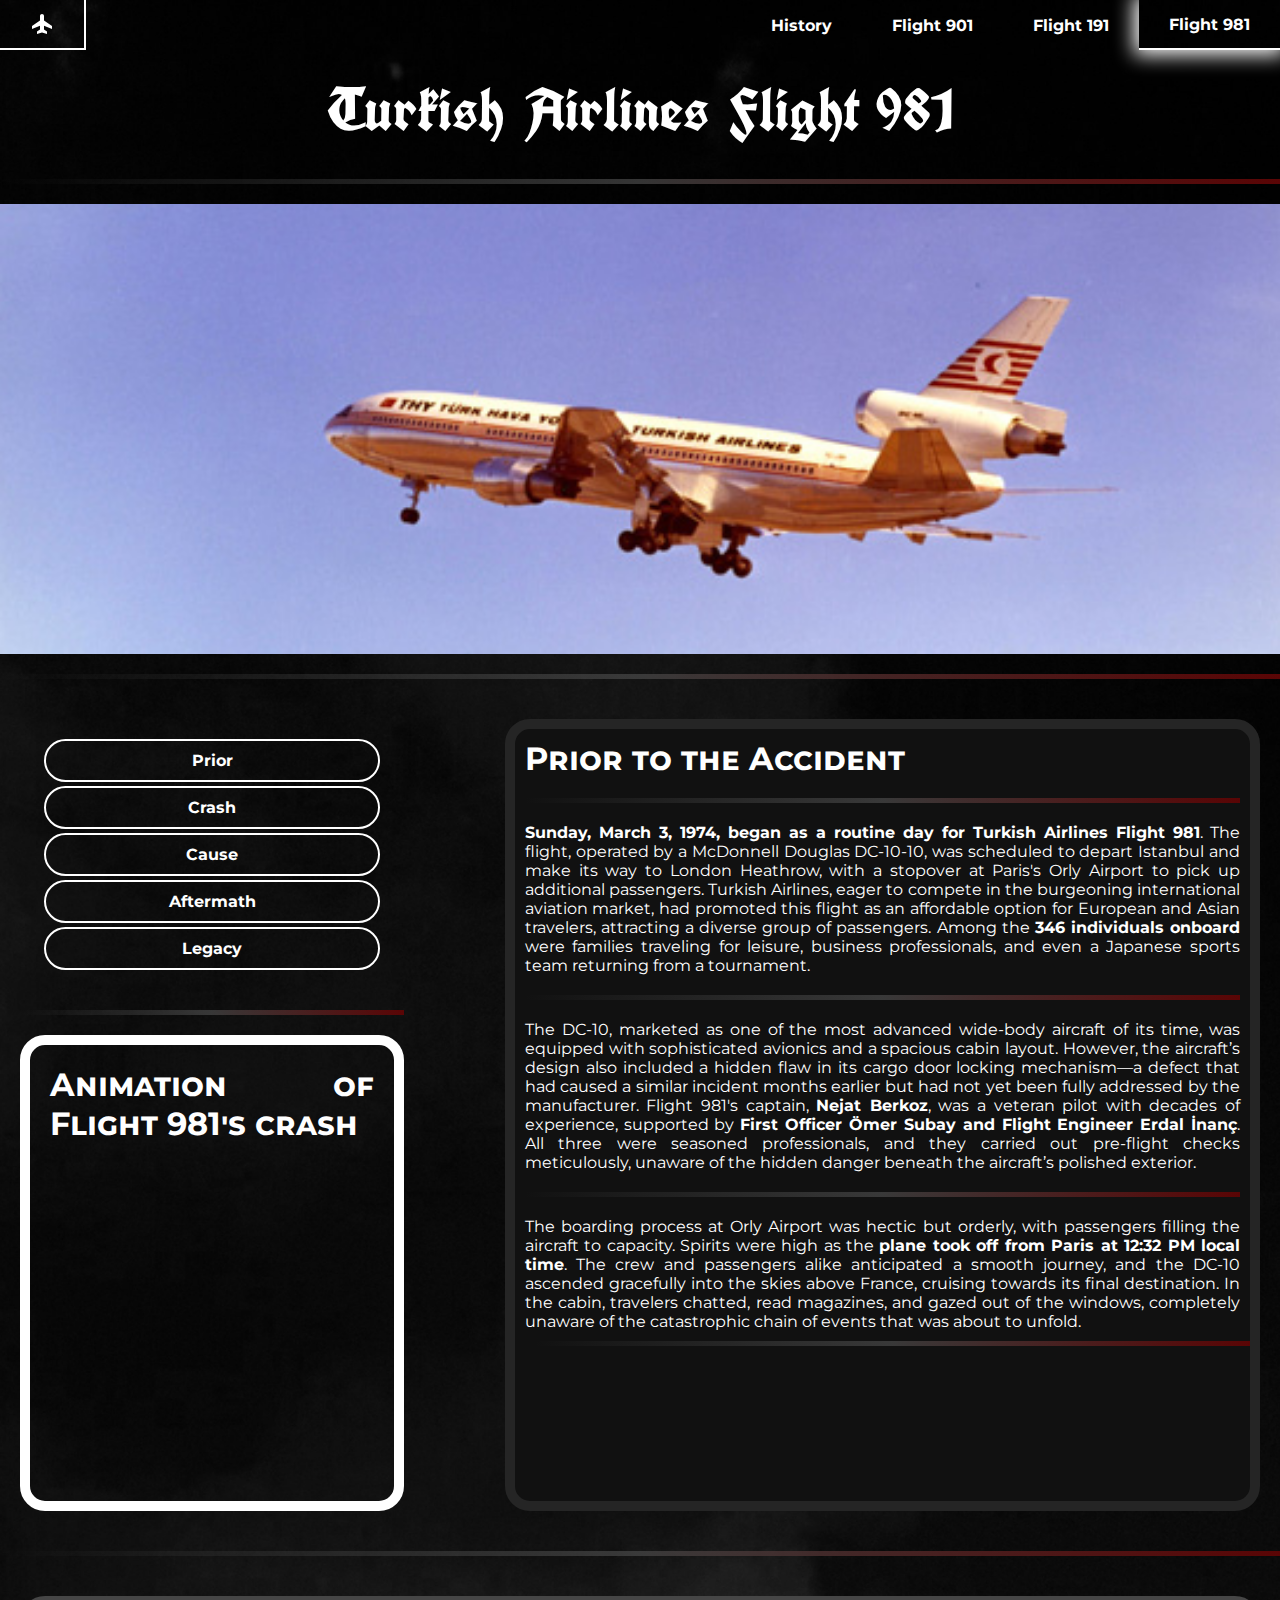
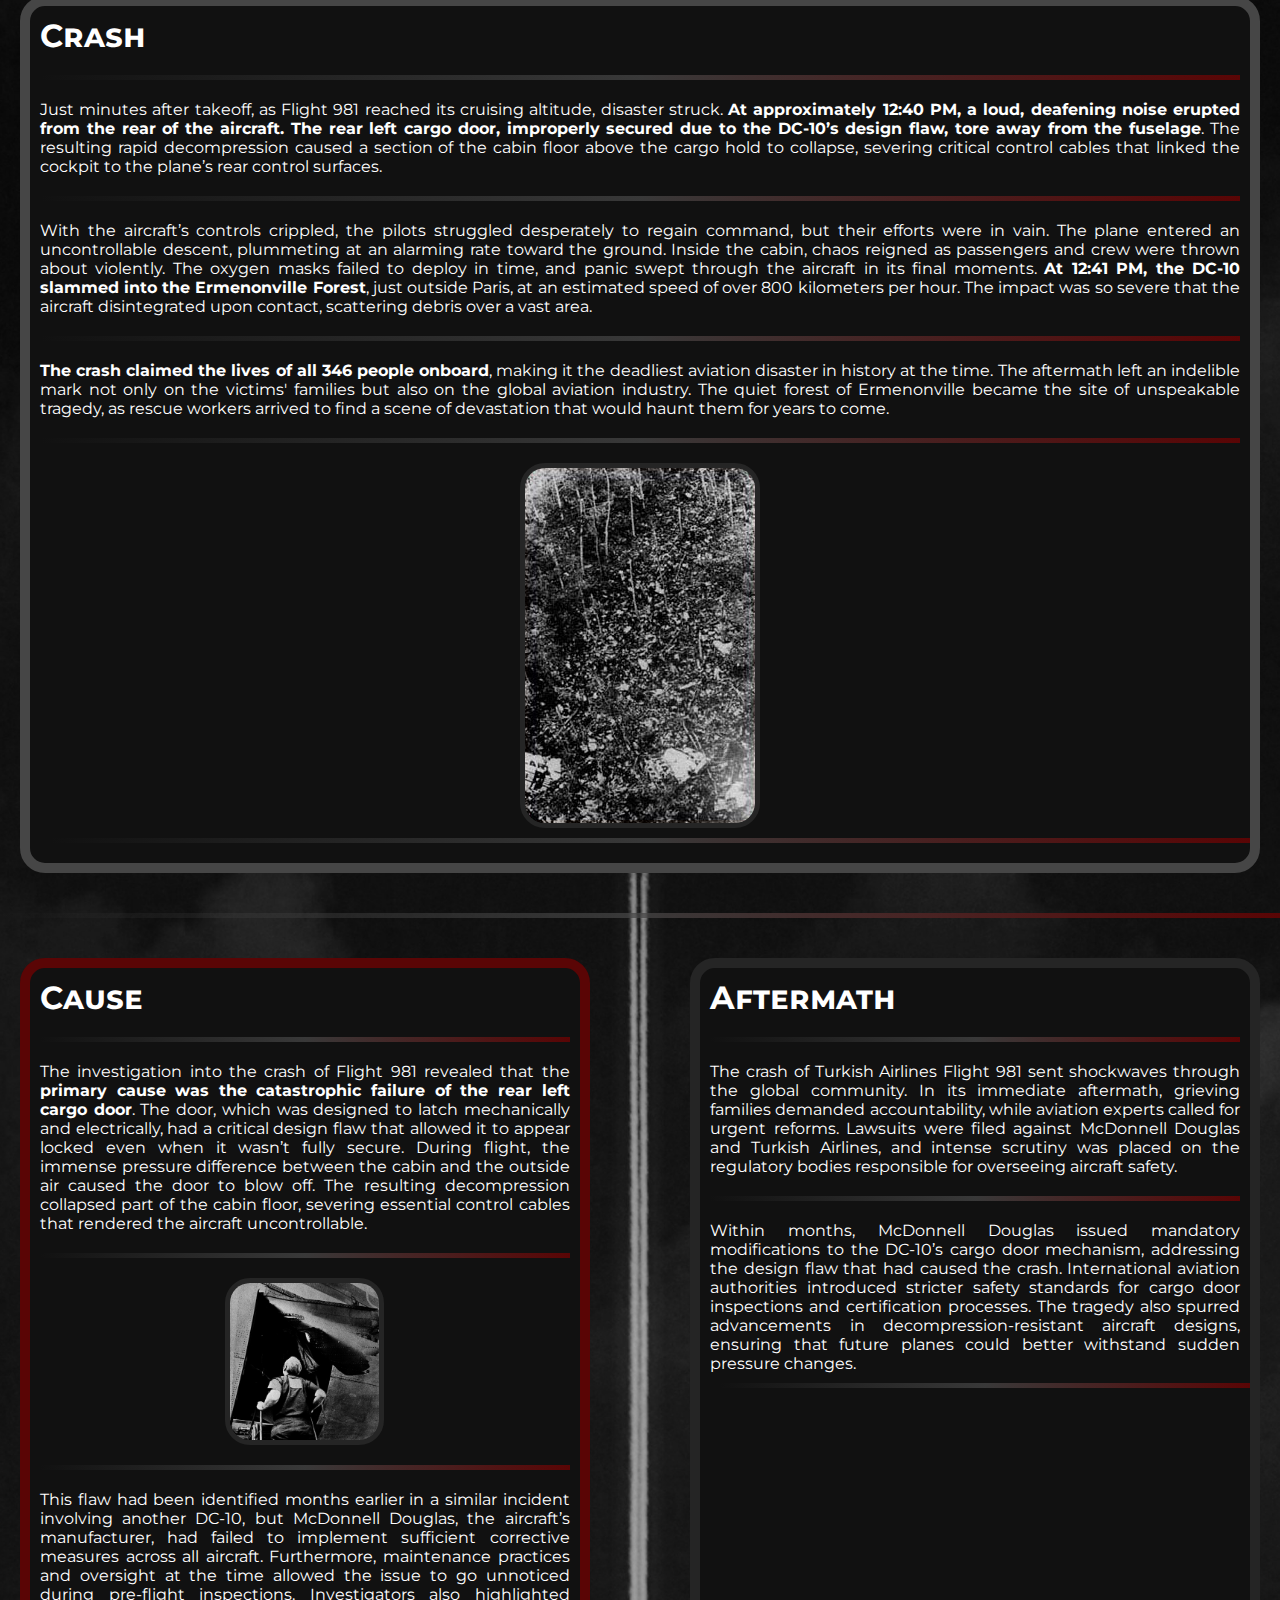
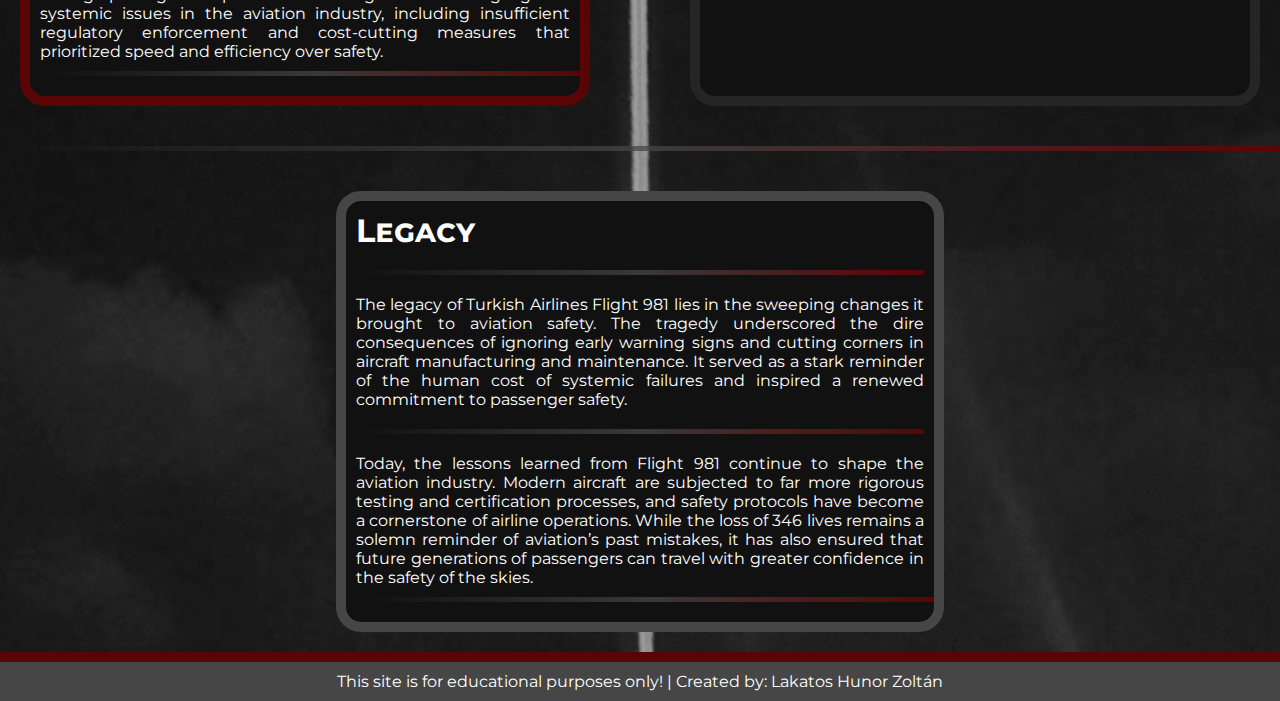
<file: flight_981.html>
<!DOCTYPE html>
<html lang="en">

<head>
    <meta charset="UTF-8">
    <meta name="viewport" content="width=device-width, initial-scale=1.0">
    <title>Turkish Airlines Flight 981</title>
    <link rel="stylesheet" href="style.css">
    <script src="script.js"></script>
    <meta name="author" content="Lakatos Hunor Zoltán">
    <meta name="description" content="This page tells the story of the DC-10 aircraft, 
    and its accidents, highlighting the 3 most serious ones.">
    <meta name="copyright" content="The site was created for educational purposes.">
    <link rel="icon" type="image/x-icon" href="./img/favicon.png">
</head>

<body onload="header_fgv()">
    <nav class="big-nav">
        <ul id="sidemenu">
            <li onclick="disappear()"><a href="#"><svg class="x" xmlns="http://www.w3.org/2000/svg" height="24px"
                        viewBox="0 -960 960 960" width="24px" fill="#ffffff">
                        <path
                            d="m256-200-56-56 224-224-224-224 56-56 224 224 224-224 56 56-224 224 224 224-56 56-224-224-224 224Z" />
                    </svg></a></li>
            <li><a href="index.html">Home</a></li>
            <li><a href="history.html">History</a></li>
            <li><a href="flight_901.html">Flight 901</a></li>
            <li><a href="flight_191.html">Flight 191</a></li>
            <li><a href="flight_981.html">Flight 981</a></li>
        </ul>
        <ul>
            <li><a href="index.html" class="logo"><svg xmlns="http://www.w3.org/2000/svg" height="24px"
                        viewBox="0 -960 960 960" width="24px" fill="#ffffff">
                        <path
                            d="M280-80v-100l120-84v-144L80-280v-120l320-224v-176q0-33 23.5-56.5T480-880q33 0 56.5 23.5T560-800v176l320 224v120L560-408v144l120 84v100l-200-60-200 60Z" />
                    </svg></a></li>
            <li class="disappear"><a href="history.html">History</a></li>
            <li class="disappear"><a href="flight_901.html">Flight 901</a></li>
            <li class="disappear"><a href="flight_191.html">Flight 191</a></li>
            <li class="disappear"><a href="flight_981.html" id="current">Flight 981</a></li>
            <li class="menubutton" onclick="appear()"><a href="#"><svg xmlns="http://www.w3.org/2000/svg" height="24px"
                        viewBox="0 -960 960 960" width="24px" fill="#ffffff">
                        <path d="M120-240v-80h720v80H120Zm0-200v-80h720v80H120Zm0-200v-80h720v80H120Z" />
                    </svg></a></li>
        </ul>
    </nav>
    <header>
        <div><span id="header-one">Turkish</span></div>
        <div><span id="header-two">Airlines</span></div>
        <div><span id="header-three">Flight
                981</span></div>



    </header>
    <hr>
    <div class="flight-tur-img"></div>
    <hr>

    <div class="container">
        <aside class="aside-container">
            <nav>
                <ul>
                    <li><a href="#prior-id">Prior</a></li>
                    <li><a href="#crash-id">Crash</a></li>
                    <li><a href="#cause-id">Cause</a></li>
                    <li><a href="#aftermath-id">Aftermath</a></li>
                    <li><a href="#legacy-id">Legacy</a></li>
                </ul>
            </nav>
            <hr>
            <div class="under-mini-nav">
                <h1>Animation of Flight 981's crash</h1>
                <br>
                <iframe class="tur-video" width="560" height="315"
                    src="https://www.youtube.com/embed/ZqV4B8bJjI0?si=w5Ajfb-7-z9x8ADw" title="YouTube video player"
                    frameborder="0"
                    allow="accelerometer; autoplay; clipboard-write; encrypted-media; gyroscope; picture-in-picture; web-share"
                    referrerpolicy="strict-origin-when-cross-origin" allowfullscreen></iframe>
            </div>
        </aside>

        <section class="prior" id="prior-id">
            <h1>Prior to the Accident</h1>
            <hr>
            <p><span class="intexthighlighting">Sunday, March 3, 1974, began as a routine day for Turkish Airlines
                    Flight 981</span>. The flight, operated by a
                McDonnell Douglas DC-10-10, was scheduled to depart Istanbul and make its way to London Heathrow, with a
                stopover at Paris's Orly Airport to pick up additional passengers. Turkish Airlines, eager to compete in
                the burgeoning international aviation market, had promoted this flight as an affordable option for
                European and Asian travelers, attracting a diverse group of passengers. Among the <span
                    class="intexthighlighting">346 individuals
                    onboard</span> were families traveling for leisure, business professionals, and even a Japanese
                sports team
                returning from a tournament.</p>
            <hr>
            <p>The DC-10, marketed as one of the most advanced wide-body aircraft of its time, was equipped with
                sophisticated avionics and a spacious cabin layout. However, the aircraft’s design also included a
                hidden flaw in its cargo door locking mechanism—a defect that had caused a similar incident months
                earlier but had not yet been fully addressed by the manufacturer. Flight 981's captain, <span
                    class="intexthighlighting">Nejat Berkoz</span>,
                was a veteran pilot with decades of experience, supported by <span class="intexthighlighting">First
                    Officer Ömer Subay and Flight
                    Engineer Erdal İnanç</span>. All three were seasoned professionals, and they carried out pre-flight
                checks
                meticulously, unaware of the hidden danger beneath the aircraft’s polished exterior.</p>
            <hr>
            <p>The boarding process at Orly Airport was hectic but orderly, with passengers filling the aircraft to
                capacity. Spirits were high as the <span class="intexthighlighting">plane took off from Paris at 12:32
                    PM local time</span>. The crew and
                passengers alike anticipated a smooth journey, and the DC-10 ascended gracefully into the skies above
                France, cruising towards its final destination. In the cabin, travelers chatted, read magazines, and
                gazed out of the windows, completely unaware of the catastrophic chain of events that was about to
                unfold.</p>
            <hr>
        </section>
        <hr>
        <article class="crash" id="crash-id">
            <h1>Crash</h1>
            <hr>
            <p>Just minutes after takeoff, as Flight 981 reached its cruising altitude, disaster struck. <span
                    class="intexthighlighting">At
                    approximately 12:40 PM, a loud, deafening noise erupted from the rear of the aircraft. The rear left
                    cargo door, improperly secured due to the DC-10’s design flaw, tore away from the fuselage</span>.
                The
                resulting rapid decompression caused a section of the cabin floor above the cargo hold to collapse,
                severing critical control cables that linked the cockpit to the plane’s rear control surfaces.</p>
            <hr>
            <p>With the aircraft’s controls crippled, the pilots struggled desperately to regain command, but their
                efforts were in vain. The plane entered an uncontrollable descent, plummeting at an alarming rate toward
                the ground. Inside the cabin, chaos reigned as passengers and crew were thrown about violently. The
                oxygen masks failed to deploy in time, and panic swept through the aircraft in its final moments. <span
                    class="intexthighlighting">At
                    12:41 PM, the DC-10 slammed into the Ermenonville Forest</span>, just outside Paris, at an estimated
                speed of
                over 800 kilometers per hour. The impact was so severe that the aircraft disintegrated upon contact,
                scattering debris over a vast area.</p>
            <hr>
            <p><span class="intexthighlighting">The crash claimed the lives of all 346 people onboard</span>, making it
                the deadliest aviation disaster in
                history at the time. The aftermath left an indelible mark not only on the victims' families but also on
                the global aviation industry. The quiet forest of Ermenonville became the site of unspeakable tragedy,
                as rescue workers arrived to find a scene of devastation that would haunt them for years to come.</p>
            <hr>
            <img id="tur-remains" src="img/TK981_crash_site.jpg" alt="Remains of Turkish Airlines Flight 981"
                title="Remains of Turkish Airlines Flight 981" class="intertextimage">
            <hr>
        </article>
        <hr>
        <section class="cause" id="cause-id">
            <h1>Cause</h1>
            <hr>
            <p>The investigation into the crash of Flight 981 revealed that the <span class="intexthighlighting">primary
                    cause was the catastrophic
                    failure of the rear left cargo door</span>. The door, which was designed to latch mechanically and
                electrically, had a critical design flaw that allowed it to appear locked even when it wasn’t fully
                secure. During flight, the immense pressure difference between the cabin and the outside air caused the
                door to blow off. The resulting decompression collapsed part of the cabin floor, severing essential
                control cables that rendered the aircraft uncontrollable.</p>
            <hr>
            <img src="img/Photo_of_American_Airlines_Flight_96_cargo_door.jpg"
                alt="American Airlines FLight 96 cargo door, same door malfunctioned in both flights"
                class="first-acc-pic intertextimage" title="American Airlines FLight 96 cargo door, same door malfunctioned in both flights">
            <hr>
            <p>This flaw had been identified months earlier in a similar incident involving another DC-10, but McDonnell
                Douglas, the aircraft’s manufacturer, had failed to implement sufficient corrective measures across all
                aircraft. Furthermore, maintenance practices and oversight at the time allowed the issue to go unnoticed
                during pre-flight inspections. Investigators also highlighted systemic issues in the aviation industry,
                including insufficient regulatory enforcement and cost-cutting measures that prioritized speed and
                efficiency over safety.</p>
            <hr>
        </section>

        <section class="aftermath" id="aftermath-id">
            <h1>Aftermath</h1>
            <hr>
            <p>The crash of Turkish Airlines Flight 981 sent shockwaves through the global community. In its immediate
                aftermath, grieving families demanded accountability, while aviation experts called for urgent reforms.
                Lawsuits were filed against McDonnell Douglas and Turkish Airlines, and intense scrutiny was placed on
                the regulatory bodies responsible for overseeing aircraft safety.</p>
            <hr>
            <p>Within months, McDonnell Douglas issued mandatory modifications to the DC-10’s cargo door mechanism,
                addressing the design flaw that had caused the crash. International aviation authorities introduced
                stricter safety standards for cargo door inspections and certification processes. The tragedy also
                spurred advancements in decompression-resistant aircraft designs, ensuring that future planes could
                better withstand sudden pressure changes.</p>
            <hr>
        </section>
        <hr>
        <section class="legacy zea-legacy" id="legacy-id">
            <h1>Legacy</h1>
            <hr>
            <p>The legacy of Turkish Airlines Flight 981 lies in the sweeping changes it brought to aviation safety. The
                tragedy underscored the dire consequences of ignoring early warning signs and cutting corners in
                aircraft manufacturing and maintenance. It served as a stark reminder of the human cost of systemic
                failures and inspired a renewed commitment to passenger safety.</p>
            <hr>
            <p>Today, the lessons learned from Flight 981 continue to shape the aviation industry. Modern aircraft are
                subjected to far more rigorous testing and certification processes, and safety protocols have become a
                cornerstone of airline operations. While the loss of 346 lives remains a solemn reminder of aviation’s
                past mistakes, it has also ensured that future generations of passengers can travel with greater
                confidence in the safety of the skies.</p>
            <hr>
        </section>

        <footer>
            <p>This site is for educational purposes only! | Created by: Lakatos Hunor Zoltán</p>
        </footer>
    </div>




</body>

</html>
</file>
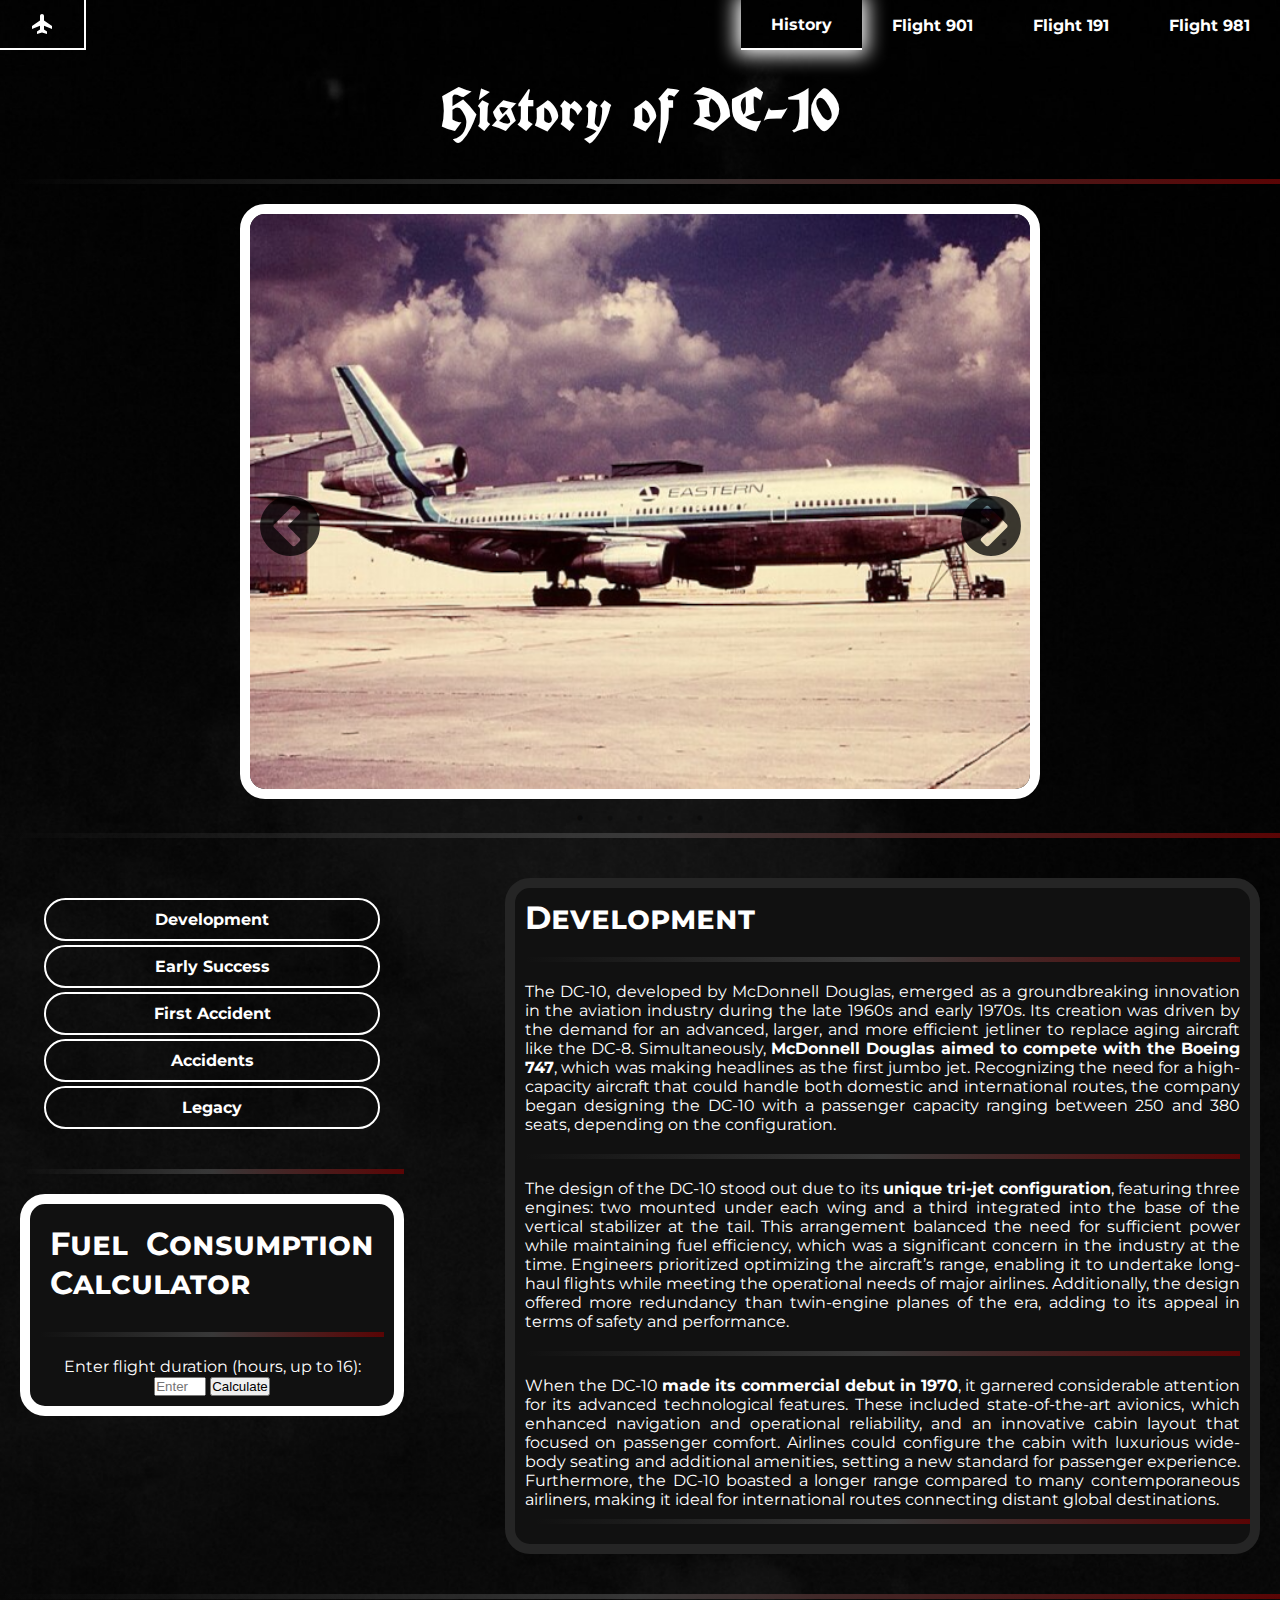
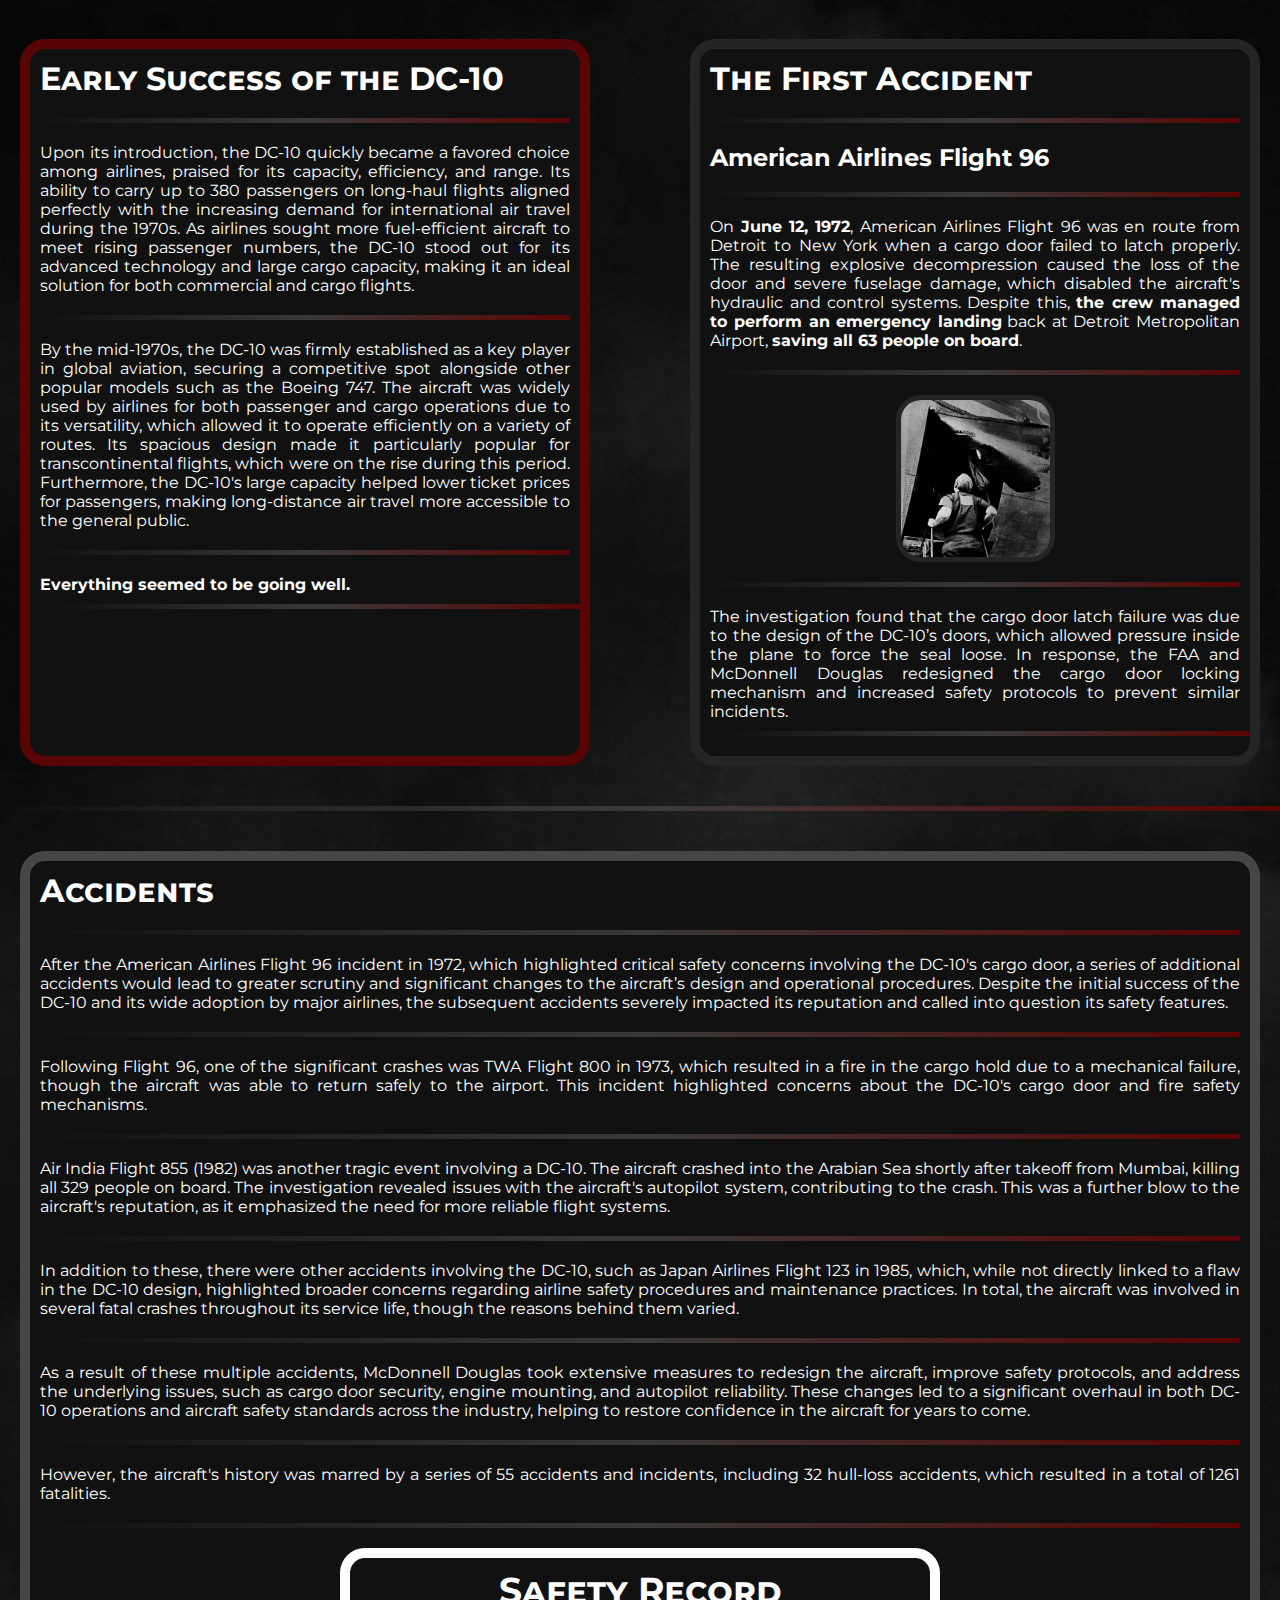
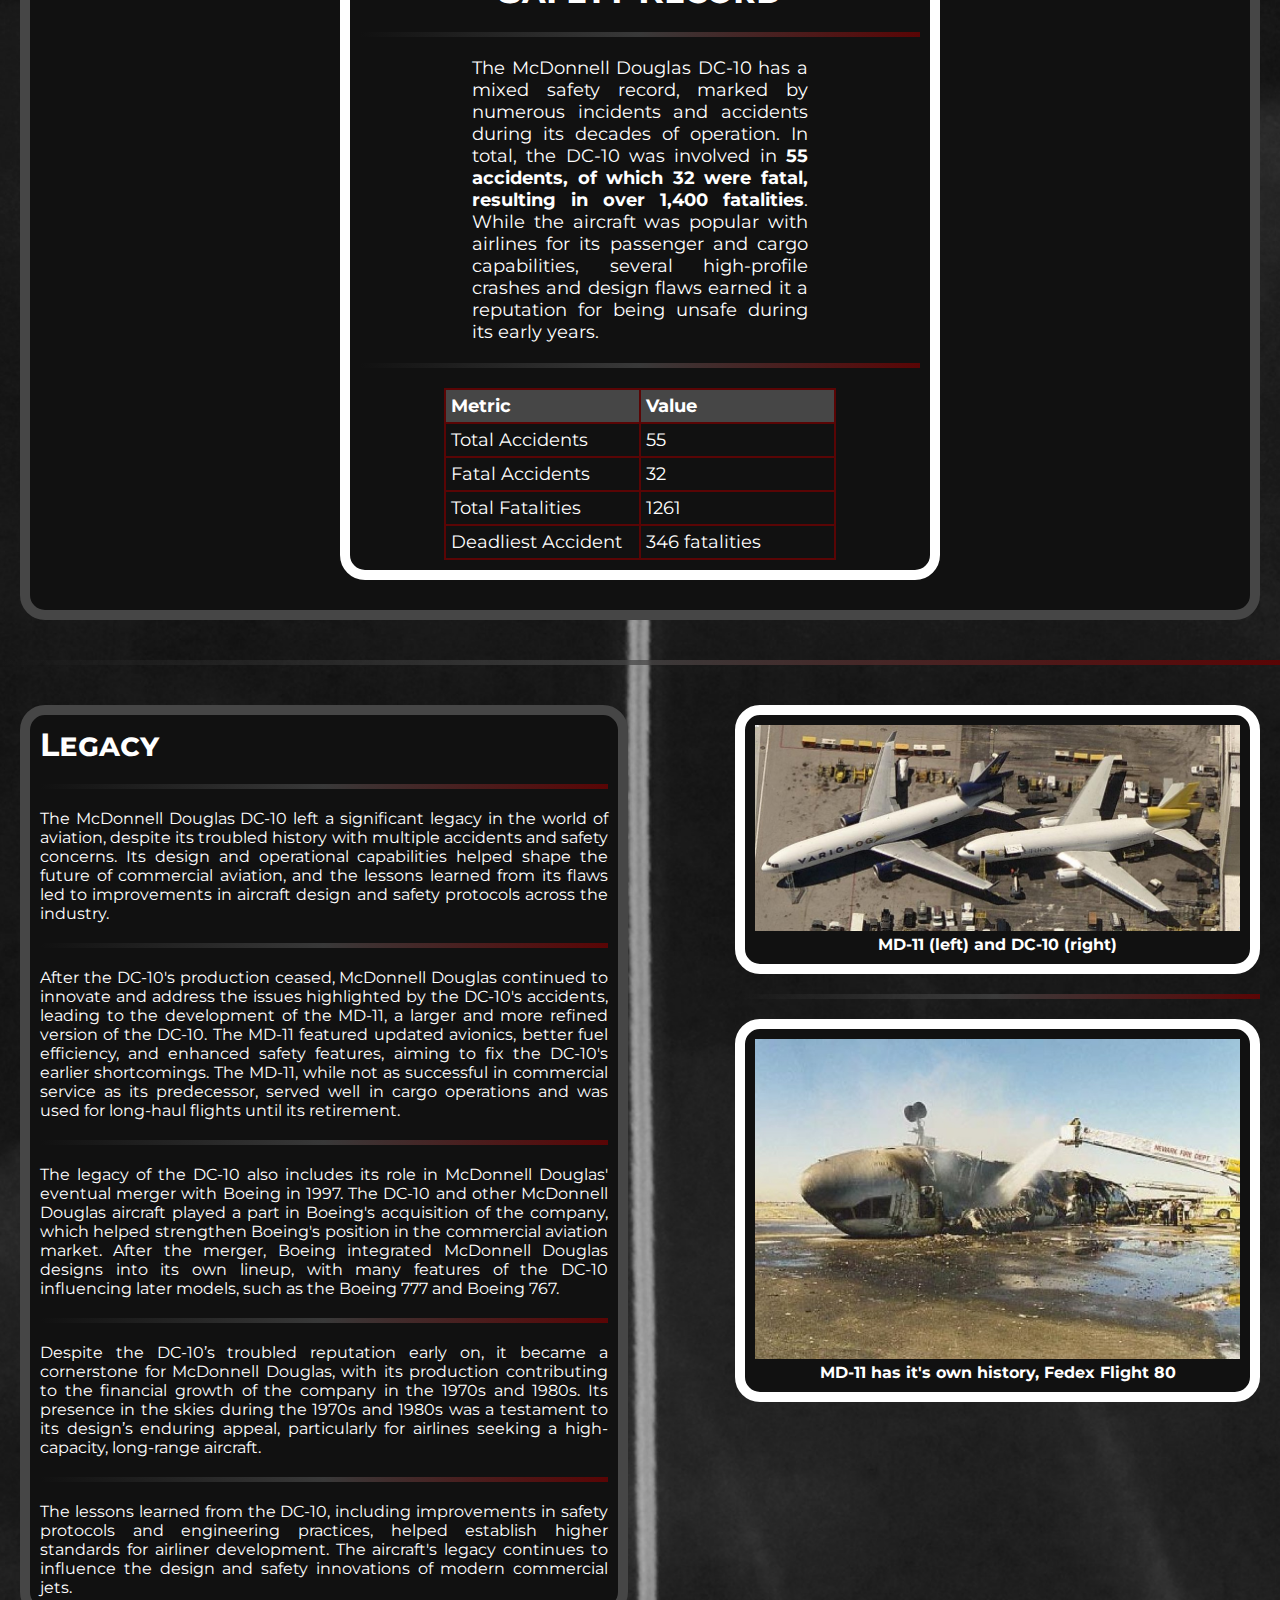
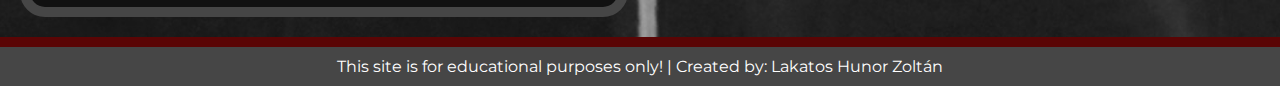
<file: history.html>
<!DOCTYPE html>
<html lang="en">

<head>
    <meta charset="UTF-8">
    <meta name="viewport" content="width=device-width, initial-scale=1.0">
    <title>History of the DC-10</title>
    <link rel="stylesheet" href="style.css">
    <script src="script.js"></script>
    <link rel="stylesheet" type="text/css" href="slick-1.8.1/slick/slick.css">
    <link rel="stylesheet" type="text/css" href="slick-1.8.1/slick/slick-theme.css">
    <meta name="author" content="Lakatos Hunor Zoltán">
    <meta name="description" content="This page tells the story of the DC-10 aircraft, 
    and its accidents, highlighting the 3 most serious ones.">
    <meta name="copyright" content="The site was created for educational purposes.">
    <link rel="icon" type="image/x-icon" href="./img/favicon.png">

</head>

<body onload="header_fgv()">
    <nav class="big-nav">
        <ul id="sidemenu">
            <li onclick="disappear()"><a href="#"><svg class="x" xmlns="http://www.w3.org/2000/svg" height="24px"
                        viewBox="0 -960 960 960" width="24px" fill="#ffffff">
                        <path
                            d="m256-200-56-56 224-224-224-224 56-56 224 224 224-224 56 56-224 224 224 224-56 56-224-224-224 224Z" />
                    </svg></a></li>
            <li><a href="index.html">Home</a></li>
            <li><a href="history.html">History</a></li>
            <li><a href="flight_901.html">Flight 901</a></li>
            <li><a href="flight_191.html">Flight 191</a></li>
            <li><a href="flight_981.html">Flight 981</a></li>
        </ul>
        <ul>
            <li><a href="index.html" class="logo"><svg xmlns="http://www.w3.org/2000/svg" height="24px"
                        viewBox="0 -960 960 960" width="24px" fill="#ffffff">
                        <path
                            d="M280-80v-100l120-84v-144L80-280v-120l320-224v-176q0-33 23.5-56.5T480-880q33 0 56.5 23.5T560-800v176l320 224v120L560-408v144l120 84v100l-200-60-200 60Z" />
                    </svg></a></li>
            <li class="disappear"><a href="history.html" id="current">History</a></li>
            <li class="disappear"><a href="flight_901.html">Flight 901</a></li>
            <li class="disappear"><a href="flight_191.html">Flight 191</a></li>
            <li class="disappear"><a href="flight_981.html">Flight 981</a></li>
            <li class="menubutton" onclick="appear()"><a href="#"><svg xmlns="http://www.w3.org/2000/svg" height="24px"
                        viewBox="0 -960 960 960" width="24px" fill="#ffffff">
                        <path d="M120-240v-80h720v80H120Zm0-200v-80h720v80H120Zm0-200v-80h720v80H120Z" />
                    </svg></a></li>
        </ul>
    </nav>
    <header>
        <div><span id="header-one">History</span></div>
        <div><span id="header-two">of</span></div>
        <div><span id="header-three">DC-10</span></div>
    </header>
    <hr>
    <section class="center slider">
        <div><img src="img/Douglas_DC-10_Eastern_640px_472px.png" alt="Eastern DC-10 airplane"
                title="Eastern DC-10 airplane"></div>
        <div><img src="img/Aircraft.dc-10.750pix_640px_472px.png" alt="Banglasdesh Airlines DC-10"
                title="Banglasdesh Airlines DC-10">
        </div>
        <div><img src="img/Douglas_DC-10_Alitalia_640px_472px.png" alt="Alitalia DC-10" title="Alitalia DC-10"></div>
        <div><img src="img/First_McDonnell_Douglas_DC-10_in_Flight_640px_472px.png" alt="DC-10 first Flight"
                title="DC-10 first Flight"></div>
        <div><img src="img/McDonnell_Douglas_DC-10_Prototype_Landing_640px_472px.png" alt="DC-10 Prototype landing"
                title="DC-10 Prototype landing">
        </div>


    </section>
    <hr>

    <div class="container">
        <aside class="aside-container">
            <nav>
                <ul>
                    <li><a href="#development-id">Development</a></li>
                    <li><a href="#success-id">Early Success</a></li>
                    <li><a href="#first-id">First Accident</a></li>
                    <li><a href="#accidents-id">Accidents</a></li>
                    <li><a href="#legacy-id">Legacy</a></li>
                </ul>
            </nav>
            <hr>
            <div class="fuel-consumption">
                <h1>Fuel Consumption Calculator</h1>
                <hr>
                <label for="hours">Enter flight duration (hours, up to 16):</label>
                <input type="number" name="hours" id="hours" min="1" max="16" placeholder="Enter hours (1-12)" required>
                <button onclick="calculateFuel()">Calculate</button>
                <div class="result" id="result"></div>
            </div>
        </aside>
        <section class="prior" id="development-id">
            <h1>Development</h1>
            <hr>
            <p>The DC-10, developed by McDonnell Douglas, emerged as a groundbreaking innovation in the aviation
                industry during the late 1960s and early 1970s. Its creation was driven by the demand for an advanced,
                larger, and more efficient jetliner to replace aging aircraft like the DC-8. Simultaneously, <span
                    class="intexthighlighting">McDonnell
                    Douglas aimed to compete with the Boeing 747</span>, which was making headlines as the first jumbo
                jet.
                Recognizing the need for a high-capacity aircraft that could handle both domestic and international
                routes, the company began designing the DC-10 with a passenger capacity ranging between 250 and 380
                seats, depending on the configuration.</p>
            <hr>
            <p>The design of the DC-10 stood out due to its <span class="intexthighlighting">unique tri-jet
                    configuration</span>, featuring three engines: two
                mounted under each wing and a third integrated into the base of the vertical stabilizer at the tail.
                This arrangement balanced the need for sufficient power while maintaining fuel efficiency, which was a
                significant concern in the industry at the time. Engineers prioritized optimizing the aircraft’s range,
                enabling it to undertake long-haul flights while meeting the operational needs of major airlines.
                Additionally, the design offered more redundancy than twin-engine planes of the era, adding to its
                appeal in terms of safety and performance.</p>
            <hr>
            <p>When the DC-10 <span class="intexthighlighting">made its commercial debut in 1970</span>, it garnered
                considerable attention for its advanced
                technological features. These included state-of-the-art avionics, which enhanced navigation and
                operational reliability, and an innovative cabin layout that focused on passenger comfort. Airlines
                could configure the cabin with luxurious wide-body seating and additional amenities, setting a new
                standard for passenger experience. Furthermore, the DC-10 boasted a longer range compared to many
                contemporaneous airliners, making it ideal for international routes connecting distant global
                destinations.</p>
            <hr>
        </section>
        <hr>
        <section class="cause" id="success-id">
            <h1>Early Success of the DC-10</h1>
            <hr>
            <p>Upon its introduction, the DC-10 quickly became a favored choice among airlines, praised for its
                capacity, efficiency, and range. Its ability to carry up to 380 passengers on long-haul flights aligned
                perfectly with the increasing demand for international air travel during the 1970s. As airlines sought
                more fuel-efficient aircraft to meet rising passenger numbers, the DC-10 stood out for its advanced
                technology and large cargo capacity, making it an ideal solution for both commercial and cargo flights.
            </p>
            <hr>
            <p>By the mid-1970s, the DC-10 was firmly established as a key player in global aviation, securing a
                competitive spot alongside other popular models such as the Boeing 747. The aircraft was widely used by
                airlines for both passenger and cargo operations due to its versatility, which allowed it to operate
                efficiently on a variety of routes. Its spacious design made it particularly popular for
                transcontinental flights, which were on the rise during this period. Furthermore, the DC-10's large
                capacity helped lower ticket prices for passengers, making long-distance air travel more accessible to
                the general public.</p>
            <hr>
            <p><span class="intexthighlighting">Everything seemed to be going well.</span></p>
            <hr>
        </section>

        <section class="aftermath" id="first-id">
            <h1>The First Accident</h1>
            <hr>
            <h2>American Airlines Flight 96</h2>
            <hr>
            <p>
                On <span class="intexthighlighting">June 12, 1972</span>, American Airlines Flight 96 was en route from
                Detroit to New York when a cargo door failed to latch properly. The resulting explosive decompression
                caused the loss of the door and severe fuselage damage, which disabled the aircraft's hydraulic and
                control systems. Despite this, <span class="intexthighlighting">the crew managed to perform an emergency
                    landing</span> back at Detroit
                Metropolitan Airport, <span class="intexthighlighting">saving all 63 people on board</span>.
            </p>
            <hr>
            <img class="first-acc-pic intertextimage" src="img/Photo_of_American_Airlines_Flight_96_cargo_door.jpg"
                alt="Image of Flight 96's cargo door" title="Flight 96's cargo door">
            <hr>
            <p>
                The investigation found that the cargo door latch failure was due to the design of the DC-10’s doors,
                which allowed pressure inside the plane to force the seal loose. In response, the FAA and McDonnell
                Douglas redesigned the cargo door locking mechanism and increased safety protocols to prevent similar
                incidents.
            </p>
            <hr>
        </section>
        <hr>
        <article class="crash" id="accidents-id">
            <h1>Accidents</h1>
            <hr>
            <p>
                After the American Airlines Flight 96 incident in 1972, which highlighted critical safety concerns
                involving the DC-10's cargo door, a series of additional accidents would lead to greater scrutiny and
                significant changes to the aircraft’s design and operational procedures. Despite the initial success of
                the DC-10 and its wide adoption by major airlines, the subsequent accidents severely impacted its
                reputation and called into question its safety features.</p>
            <hr>

            <p>Following Flight 96, one of the significant crashes was TWA Flight 800 in 1973, which resulted in a fire
                in the cargo hold due to a mechanical failure, though the aircraft was able to return safely to the
                airport. This incident highlighted concerns about the DC-10's cargo door and fire safety mechanisms.</p>
            <hr>
            <p>Air India Flight 855 (1982) was another tragic event involving a DC-10. The aircraft crashed into the
                Arabian Sea shortly after takeoff from Mumbai, killing all 329 people on board. The investigation
                revealed issues with the aircraft's autopilot system, contributing to the crash. This was a further blow
                to the aircraft's reputation, as it emphasized the need for more reliable flight systems.</p>
            <hr>
            <p>In addition to these, there were other accidents involving the DC-10, such as Japan Airlines Flight 123
                in 1985, which, while not directly linked to a flaw in the DC-10 design, highlighted broader concerns
                regarding airline safety procedures and maintenance practices. In total, the aircraft was involved in
                several fatal crashes throughout its service life, though the reasons behind them varied.</p>
            <hr>
            <p>As a result of these multiple accidents, McDonnell Douglas took extensive measures to redesign the
                aircraft, improve safety protocols, and address the underlying issues, such as cargo door security,
                engine mounting, and autopilot reliability. These changes led to a significant overhaul in both DC-10
                operations and aircraft safety standards across the industry, helping to restore confidence in the
                aircraft for years to come.</p>
            <hr>
            <p>However, the aircraft's history was marred by a series of 55 accidents and incidents, including 32
                hull-loss accidents, which resulted in a total of 1261 fatalities.</p>
            <hr>
            <section class="history_record">
                <h1>Safety Record</h1>
                <hr>
                <p class="record_p">The McDonnell Douglas DC-10 has a mixed safety record, marked by numerous incidents
                    and
                    accidents during
                    its decades of operation. In total, the DC-10 was involved in <span class="intexthighlighting">55
                        accidents, of which 32 were fatal,
                        resulting in over 1,400 fatalities</span>. While the aircraft was popular with airlines for its
                    passenger and
                    cargo capabilities, several high-profile crashes and design flaws earned it a reputation for being
                    unsafe during its early years.</p>
                <hr>
                <table>
                    <tr>
                        <td>Metric</td>
                        <td>Value</td>
                    </tr>
                    <tr>
                        <td>Total Accidents</td>
                        <td>55</td>
                    </tr>
                    <tr>
                        <td>Fatal Accidents</td>
                        <td>32</td>
                    </tr>
                    <tr>
                        <td>Total Fatalities</td>
                        <td>1261</td>
                    </tr>
                    <tr>
                        <td>Deadliest Accident</td>
                        <td>346 fatalities</td>
                    </tr>
                </table>
            </section>
            

        </article>
        <hr>
        <section class="legacy" id="legacy-id">
            <h1>Legacy</h1>
            <hr>
            <p>The McDonnell Douglas DC-10 left a significant legacy in the world of aviation, despite its troubled
                history with multiple accidents and safety concerns. Its design and operational capabilities helped
                shape the future of commercial aviation, and the lessons learned from its flaws led to improvements in
                aircraft design and safety protocols across the industry.</p>
            <hr>

            <p>After the DC-10's production ceased, McDonnell Douglas continued to innovate and address the issues
                highlighted by the DC-10's accidents, leading to the development of the MD-11, a larger and more refined
                version of the DC-10. The MD-11 featured updated avionics, better fuel efficiency, and enhanced safety
                features, aiming to fix the DC-10's earlier shortcomings. The MD-11, while not as successful in
                commercial service as its predecessor, served well in cargo operations and was used for long-haul
                flights until its retirement.</p>
            <hr>

            <p>The legacy of the DC-10 also includes its role in McDonnell Douglas' eventual merger with Boeing in 1997.
                The DC-10 and other McDonnell Douglas aircraft played a part in Boeing's acquisition of the company,
                which helped strengthen Boeing's position in the commercial aviation market. After the merger, Boeing
                integrated McDonnell Douglas designs into its own lineup, with many features of the DC-10 influencing
                later models, such as the Boeing 777 and Boeing 767.</p>
            <hr>
            <p>Despite the DC-10’s troubled reputation early on, it became a cornerstone for McDonnell Douglas, with its
                production contributing to the financial growth of the company in the 1970s and 1980s. Its presence in
                the skies during the 1970s and 1980s was a testament to its design’s enduring appeal, particularly for
                airlines seeking a high-capacity, long-range aircraft.</p>
            <hr>
            <p>The lessons learned from the DC-10, including improvements in safety protocols and engineering practices,
                helped establish higher standards for airliner development. The aircraft's legacy continues to influence
                the design and safety innovations of modern commercial jets.</p>
        </section>
        <aside class="aside-down">
            <figure><img src="img/MD11_AND_DC10_varig_comparison.jpg" alt="MD-11 and DC-10 next to each other"
                    class="comparison" title="MD-11 and DC-10 next to each other">
                <figcaption>MD-11 (left) and DC-10 (right)</figcaption>
            </figure>
            <hr>
            <figure><img src="img/Fedex_Flight_14_wreckage.jpg" alt="Fedex Flight 80, MD-11 wreckage"
                    class="fedex-wreckage" title="Fedex Flight 80, MD-11 wreckage">
                <figcaption>MD-11 has it's own history, Fedex Flight 80</figcaption>
            </figure>
        </aside>
        <footer>
            <p>This site is for educational purposes only! | Created by: Lakatos Hunor Zoltán</p>
        </footer>
    </div>


    <script src="jquery-3.7.1.js" type="text/javascript"></script>
    <script src="slick-1.8.1/slick/slick.js" type="text/javascript" charset="utf-8"></script>
    <script type="text/javascript">
        $(document).ready(function () {
            $('.home-slider').slick({
                infinite: true,
                autoplay: true,
                prevArrow: $('.prev'),
                nextArrow: $('.next'),
            });
            $(".center").slick({
                dots: true,
                infinite: true,
                centerMode: true,
                centerPadding: '0px',
                slidesToShow: 1,
                autoplay: false,
                arrows: true,
                responsive: [
                    {
                        breakpoint: 768,
                        settings: {
                            arrows: true,
                            centerPadding: '0px',
                            slidesToShow: 1
                        }
                    },
                    {
                        breakpoint: 600,
                        settings: {
                            arrows: true,
                            centerPadding: '0px',
                            slidesToShow: 1
                        }
                    }
                ]
            });


        });
    </script>
</body>

</html>
</file>
<file: style.css>
@import url('https://fonts.googleapis.com/css2?family=Lato:ital,wght@0,100;0,300;0,400;0,700;0,900;1,100;1,300;1,400;1,700;1,900&family=Montserrat:ital,wght@0,100..900;1,100..900&display=swap');
@import url('https://fonts.googleapis.com/css2?family=UnifrakturCook:wght@700&display=swap');

/*Általános*/
* {
    margin: 0;
    padding: 0;
    box-sizing: border-box;
}

html {
    scroll-behavior: smooth;
}

body {
    background-image: url(img/klim-musalimov-Lwf49f-QzSI-unsplash.jpg);
    background-repeat: no-repeat;
    background-size: cover;
    background-position: center;
    min-height: 100vh;
    font-family: "Montserrat", sans-serif;
}

hr {
    background-image: linear-gradient(to right, rgba(34, 33, 33, 0), rgba(70, 70, 70, 0.75), rgb(90, 5, 5));
    height: 5px;
    border: none;
    margin: 20px auto;
    width: 100%;
}

h1 {
    font-variant: small-caps;
}

.intexthighlighting {
    font-weight: bold;
}
.intertextimage {
    border: 5px solid rgb(37, 37, 37);
    border-radius: 25px;
}
/*Menu*/
.big-nav {
    background-color: transparent;
}

.big-nav ul {
    max-width: 100%;
    list-style-type: none;
    display: flex;
    justify-content: flex-end;
    align-items: center;

}

.big-nav li {
    height: 50px;
}

.big-nav a {
    display: flex;
    height: 100%;
    padding: 0 30px;
    text-decoration: none;
    align-items: center;
    color: white;
    font-weight: bold;
}

.big-nav a:hover {
    background-color: rgb(17, 17, 17);
    color: white;
}

.big-nav a:active {
    color: white;
    font-size: large;
}

#current {
    background-color: transparent;
    border-bottom: 2px solid white;
    color: white;
    box-shadow: 0 0 20px 5px white;
}

.big-nav li:first-child {
    margin-right: auto;
}

.disappear {
    display: none;
}

#sidemenu {
    display: none;
    position: fixed;
    top: 0;
    right: 0;
    height: 100vh;
    width: 250px;
    background-color: rgba(70, 70, 70, 0.9);
    flex-direction: column;
    align-items: flex-start;
    justify-content: flex-start;
    z-index: 999;
}

#sidemenu li {
    min-width: 100%;
}

#sidemenu a {
    max-width: 100%;
}

.logo {
    background-color: transparent;
    border-right: 2px solid white;
    border-bottom: 2px solid white;
}

/*header*/
header {
    display: flex;
    flex-direction: row;
    flex-wrap: wrap;
    justify-content: center;
    font-weight: bold;
    font-size: 60px;
    height: 100px;
    padding: 20px 0 10px 0;
    height: fit-content;
}

#header-one {
    transition: 4s;
}

#header-two {
    transition: 2s;
}

#header-three {
    transition: 6s;
}

#header-one,
#header-two,
#header-three {
    color: white;
    padding: 10px;
    opacity: 0;
    font-family: "UnifrakturCook", cursive;
}

.home_img {
    width: 100%;
    height: 500px;
    background-image: url(img/aircraft_black_red.jpg);
    background-repeat: no-repeat;
    background-size: cover;
    background-position: center;
}


/*szöveg*/
.container {
    display: flex;
    flex-wrap: wrap;
    justify-content: space-between;

}

.prior,
.crash,
.cause,
.aftermath,
.legacy {
    border-radius: 25px;
    color: white;
    margin: 20px;
    padding: 10px;
    text-align: justify;
    flex-basis: 100%;
    background-color: rgb(17, 17, 17);
}

.prior {
    border: 10px solid rgb(37, 37, 37);
}

.crash {
    border: 10px solid rgb(70, 70, 70);
}

.cause {
    border: 10px solid rgb(90, 5, 5);
}

.aftermath {
    border: 10px solid rgb(37, 37, 37);
}

.legacy {
    border: 10px solid rgb(70, 70, 70);
}

.prior:hover,
.aftermath:hover,
.crash:hover,
.cause:hover,
.legacy:hover {
    transition: 0.3s ease-in-out;
}

.prior:hover {
    box-shadow: 0 0 20px 5px rgb(37, 37, 37);
}

.crash:hover {
    box-shadow: 0 0 20px 5px rgb(70, 70, 70);
}

.cause:hover {
    box-shadow: 0 0 20px 5px rgb(90, 5, 5);
}

.aftermath:hover {
    box-shadow: 0 0 20px 5px rgb(37, 37, 37);
}

.legacy:hover {
    box-shadow: 0 0 20px 5px rgb(70, 70, 70);
}

/*Mini menu*/
.aside-container {
    display: flex;
    flex-direction: column;
    border-radius: 25px;
    color: white;
    flex-wrap: wrap;
    width: 100%;
    margin: 20px;
    height: fit-content;
}

.aside-container ul {
    list-style-type: none;
    text-align: center;
    margin: 20px;
}

.aside-container ul li {
    border: 2px solid white;
    border-radius: 25px;
    margin: 4px;
    padding: 10px;
    font-weight: bold;
}

.aside-container a {
    text-decoration: none;
    color: white;
    display: block;
}

.aside-container li:hover {
    transition: 0.3s;
    background-color: rgb(90, 5, 5);
}

.aside-container div p,
.aside-container div h1 {
    padding: 10px;
    text-align: justify;
}

.under-mini-nav {
    border: 10px solid white;
    border-radius: 25px;
    padding: 10px;
    text-align: justify;
}

.under-mini-nav:hover {
    transition: 0.3s;
    box-shadow: 0 0 20px 5px white;
}

/*Homepage*/
.darkgrey-section,
.lightgrey-section,
.darkred-section {
    border-radius: 25px;
    color: white;
    flex-basis: 100%;
    margin: 20px;
}

.darkgrey-section:hover,
.lightgrey-section:hover,
.darkred-section:hover {
    transition: all ease-in-out .5s;
    margin: 10px;
}

.darkgrey-section td,
.lightgrey-section td,
.darkred-section td {
    text-align: justify;
    padding: 10px;
}

.darkgrey-section td img,
.lightgrey-section td img,
.darkred-section td img {
    width: 100%;
}

.darkgrey-section table tr:last-child,
.lightgrey-section table tr:last-child,
.darkred-section table tr:last-child {
    text-align: center;
}

.darkgrey-section table tr:last-child td,
.lightgrey-section table tr:last-child td,
.darkred-section table tr:last-child td {
    font-size: larger;
    font-weight: bold;
    text-align: center;
    border: 2px solid white;
    border-radius: 10px;
    padding: 10px 20px;
    background-color: transparent;
    display: inline-block;
    margin: 0 auto;
}

.darkgrey-section table tr:last-child td:hover,
.lightgrey-section table tr:last-child td:hover,
.darkred-section table tr:last-child td:hover {
    transition: 0.3s ease;
}

.darkgrey-section table tr:last-child td a,
.lightgrey-section table tr:last-child td a,
.darkred-section table tr:last-child td a {
    text-decoration: none;
    color: white;
}

/*First section*/
.darkgrey-section {
    background-color: rgb(17, 17, 17);
    border: 10px solid rgb(37, 37, 37);
}

.darkgrey-section:hover {
    box-shadow: 0 0 20px 5px rgb(37, 37, 37);
}

.darkgrey-section table tr:last-child td:hover {
    background-color: rgb(37, 37, 37);
}

/*Second section*/
.lightgrey-section {
    background-color: rgb(17, 17, 17);
    border: 10px solid rgb(70, 70, 70);
}

.lightgrey-section:hover {
    box-shadow: 0 0 20px 5px rgb(70, 70, 70);
}

.lightgrey-section table tr:last-child td:hover {
    background-color: rgb(70, 70, 70);
}

/*Third section*/
.darkred-section {
    background-color: rgb(17, 17, 17);
    border: 10px solid rgb(90, 5, 5);
}

.darkred-section:hover {
    box-shadow: 0 0 20px 5px rgb(90, 5, 5);
}

.darkred-section table tr:last-child td:hover {
    background-color: rgb(90, 5, 5);
}

/*article*/
.container hr:last-child {
    margin: 10px;
}

.home_article,
.history_record {
    border: 10px solid white;
    background-color: rgb(17, 17, 17);
    color: white;
    border-radius: 25px;
    padding: 10px;
    text-align: justify;
    margin: 20px;
    font-size: large;
    flex-basis: 100%;
}

.home_article:hover {
    box-shadow: 0 0 20px 5px #ffffff;
    transition: 0.3s ease-in-out;
}

/*History*/
.history_record {
    display: flex;
    border: 10px solid white;
    background-color: rgb(17, 17, 17);
    color: white;
    border-radius: 25px;
    padding: 10px;
    text-align: justify;
    max-width: 600px;
    font-size: large;
    align-items: center;
    flex-direction: column;
    margin-right: auto;
    margin-left: auto;
}

.history_record:hover {
    box-shadow: 0 0 20px 5px #ffffff;
    transition: 0.3s ease-in-out;
}

.first-acc-pic {
    display: block;
    margin: 0 auto;
    width: 90%;

}

.record_p {
    flex-basis: 100%;
    text-align: justify;
}

.history_record td {
    border: 2px solid rgb(90, 5, 5);
    padding: 5px;
    width: 50%;
}

.history_record table {
    border: 2px solid rgb(90, 5, 5);
    border-collapse: collapse;
    width: 70%;

}

.history_record tr:first-child td {
    font-weight: bold;
    background-color: rgb(70, 70, 70);
}

.history_record td:hover {
    font-weight: bold;
    background-color: rgb(90, 5, 5);
}

.fuel-consumption {
    border: 10px solid white;
    border-radius: 25px;
    background-color: rgb(17, 17, 17);
    color: white;
    padding: 10px;
    height: fit-content;
    flex-basis: 100%;
    text-align: center;
}

.fuel-consumption:hover {
    box-shadow: 0 0 20px 5px white;
    transition: 0.3s ease-in-out;

}

.comparison {
    width: 100%;
}

.fedex-wreckage {
    width: 100%;
}

/*Air New Zealand Flight 901*/
.flight-zea-img {
    width: 100%;
    height: 220px;
    background-image: url(img/Mt_erebus_Flight_901.jpg);
    background-repeat: no-repeat;
    background-size: cover;
    background-position: center;
}
/*American Airlines Flight 191*/
.aa-dc-10-img {
    width: 80%;
    margin-left: auto;
    margin-right: auto;
    display: block;
}
.ohare{
    border: 10px solid white;
    border-radius: 25px;
    padding: 10px;
    margin: 10px;
}
.ohare:hover {
    transition: 0.3s ease-in-out;
    box-shadow: 0 0 20px 5px white;
}

.flight-aa-img {
    width: 100%;
    height: 400px;
    background-image: url(img/Aa191_ohare.jpg);
    background-repeat: no-repeat;
    background-size: cover;
    background-position: center;
    opacity: 0;
}

.aa-caption {
    color: white;
    font-style: italic;
    text-align: center;
}

.ohare img {
    width: 100%;
}

.ohare figcaption {
    text-align: center;
    font-weight: bold;
}

#aa-remains,
#zea-remains {
    width: 60%;
    margin-left: auto;
    margin-right: auto;
    display: block;
}

#aa-pylon {
    width: 90%;
    margin-left: auto;
    margin-right: auto;
    display: block;
}

/*Turkish Airlines Flight 981*/
#tur-remains {
    width: 40%;
    margin-left: auto;
    margin-right: auto;
    display: block;
}

.flight-tur-img {
    width: 100%;
    height: 220px;
    background-image: url(img/Douglas_DC-10_Turkish.png);
    background-repeat: no-repeat;
    background-size: cover;
    background-position: center;
}

.tur-video{
    width: 100%;
}
/*Down aside*/
.aside-down {
    display: flex;
    flex-direction: column;
    display: block;
    border-radius: 25px;
    color: white;
    flex-wrap: wrap;
    width: 100%;

    margin: 20px;
    height: fit-content;
}

.aside-down figure {
    border: 10px solid white;
    border-radius: 25px;
    padding: 10px;
    background-color: rgb(17, 17, 17);

}

.aside-down figure:hover {
    transition: 0.3s ease-in-out;
    box-shadow: 0 0 20px 5px white;
}

.aside-down figcaption {
    text-align: center;
    font-weight: bold;

}

/*questionnaire*/
.questionnaire {
    display: flex;
    flex-basis: 100%;
    background-color: rgb(17, 17, 17);
    border: 10px solid rgb(90, 5, 5);
    border-radius: 25px;
    margin: 20px;
    flex-wrap: wrap;
    flex-direction: row;
    color: white;
}

.questionnaire.left,
.questionnaire.right {
    flex-basis: 100%;
}

.terms-cond {
    width: 100%;
    padding: 10px;
    text-align: justify;
    display: block;
    margin-left: auto;
    margin-right: auto;
}

.questionnaire:hover {
    transition: 0.3s ease-in-out;
    box-shadow: 0 0 20px 5px rgb(90, 5, 5);
}

.right {
    /*border-left: 10px solid rgb(90, 5, 5);*/
    padding: 10px;
}

.left {
    padding: 10px;
}

input[type=submit] {
    background-color: rgb(17, 17, 17);
    border: 2px solid white;
    border-radius: 25px;
    color: white;
    padding: 10px;
    font-weight: bold;
}
input[type=reset]{
    background-color: rgb(90, 5, 5);
    border: 2px solid white;
    border-radius: 25px;
    color: white;
    padding: 10px;
    font-weight: bold;
}
input[type=submit]:hover {
    background-color: rgb(90, 5, 5);
    transition: 0.3s ease-in-out;
}

.quiz-title {
    color: white;
    flex-basis: 100%;
    text-align: center;
    font-size: 22px;
    background-color: rgb(17, 17, 17);
    margin: 20px;
    border: 10px solid rgb(90, 5, 5);
    border-radius: 25px;
    padding: 10px;
}

.quiz-title:hover {
    transition: 0.3s ease-in-out;
    box-shadow: 0 0 20px 5px rgb(90, 5, 5);
}

/*footer*/
footer {
    background-color: rgb(70, 70, 70);
    color: white;
    padding: 10px;
    border-top: 10px solid rgb(90, 5, 5);
    flex-basis: 100%;
    text-align: center;
}

@media only screen and (min-width: 600px) {
    .disappear {
        display: flex;
    }

    .menubutton {
        display: none;
    }

    .big-nav a:active {
        color: white;
        /*font-weight: bold;*/
        /*background-color: black;*/
        font-size: large;
    }

    .big-nav a:hover {
        background-color: transparent;
        color: white;
        border-bottom: 2px solid white;

    }

    .darkgrey-section,
    .lightgrey-section {
        flex-basis: 39%;
        height: 700px;
    }

    .darkred-section {
        flex-basis: 100%;

    }

    .fuel-consumption {
        flex-basis: 60%;
        margin: auto;
    }

    /*Images*/
    .flight-zea-img {
        height: 400px;
    }

    .home_img {
        height: 600px;
    }


}

@media only screen and (min-width: 768px) {
    .disappear {
        display: flex;
    }

    .menubutton {
        display: none;
    }

    .big-nav a:active {
        color: white;
        font-size: large;
    }

    .big-nav a:hover {
        background-color: transparent;
        color: white;
        border-bottom: 2px solid white;

    }

    .darkgrey-section,
    .lightgrey-section,
    .darkred-section {
        flex-basis: 29%;
        height: 700px;
        margin: 15px;
    }

    .fuel-consumption {
        flex-basis: 100%;
    }

    .record_p {
        width: 60%;
    }

    /*images*/
    .home_img {
        height: 650px;
    }

    .first-acc-pic {
        width: 30%;
    }

    .flight-zea-img {
        height: 650px;
    }

    .flight-aa-img {
        height: 600px;
        background-size: contain;
    }

    #aa-remains {
        width: 40%;
    }

    #zea-remains {
        width: 30%;
    }

    .aa-dc-10-img {
        width: 40%;
    }

    #tur-remains {
        width: 20%;
    }

    .flight-tur-img {
        height: 450px;
    }

    /*Box*/
    .aside-container {
        width: 30%;
    }

    .prior {
        flex-basis: 59%;
    }

    .crash {
        flex-basis: 100%;
    }

    .cause {
        flex-basis: 44.5%;
    }

    .aftermath {
        flex-basis: 44.5%;
    }

    .legacy {
        flex-basis: 47.5%;
    }

    .aside-down {
        width: 41%;
    }

    .questionnaire div {
        flex-basis: 50%;
    }

    .right {
        border-left: 10px solid rgb(90, 5, 5);
    }

    .left {
        border-right: 10px solid rgb(90, 5, 5);
    }

    .terms-cond {
        width: 90%;
    }

    .zea-legacy {
        margin-left: auto;
        margin-right: auto;
    }
}
</file>
